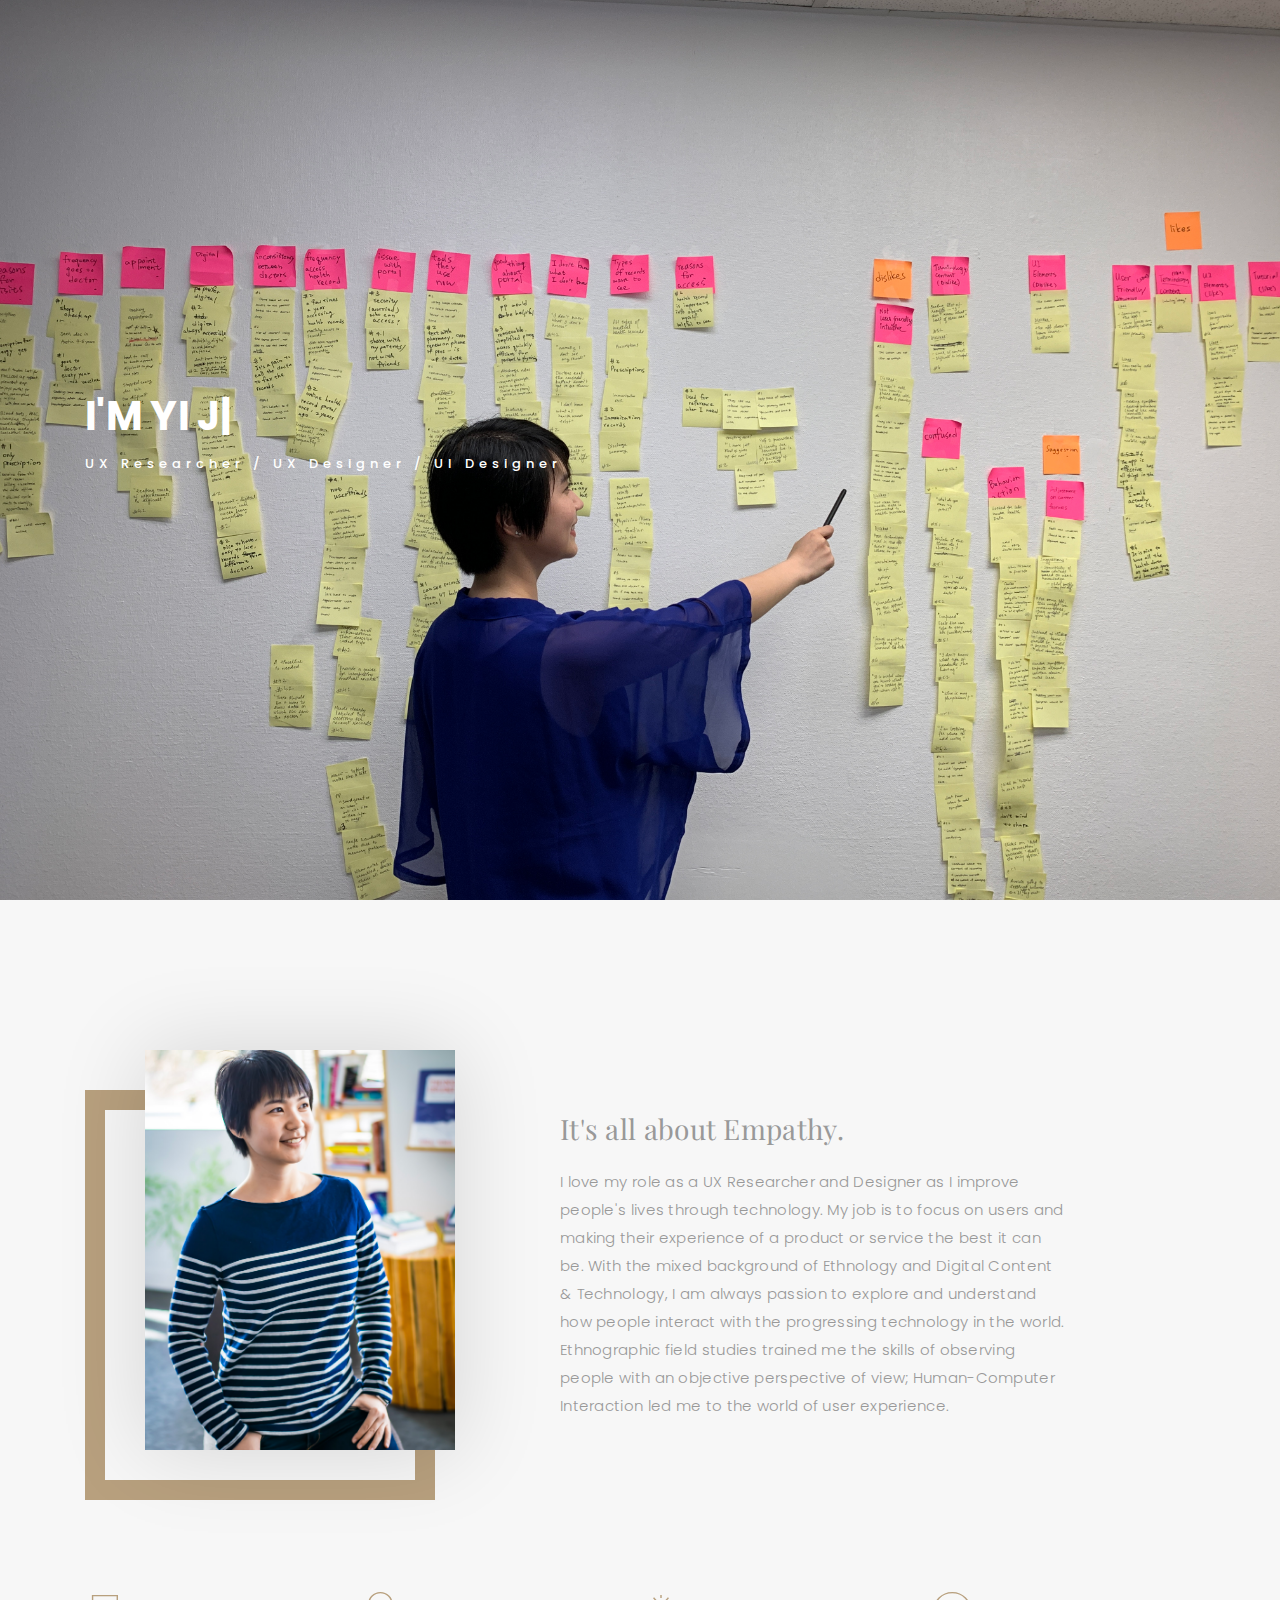
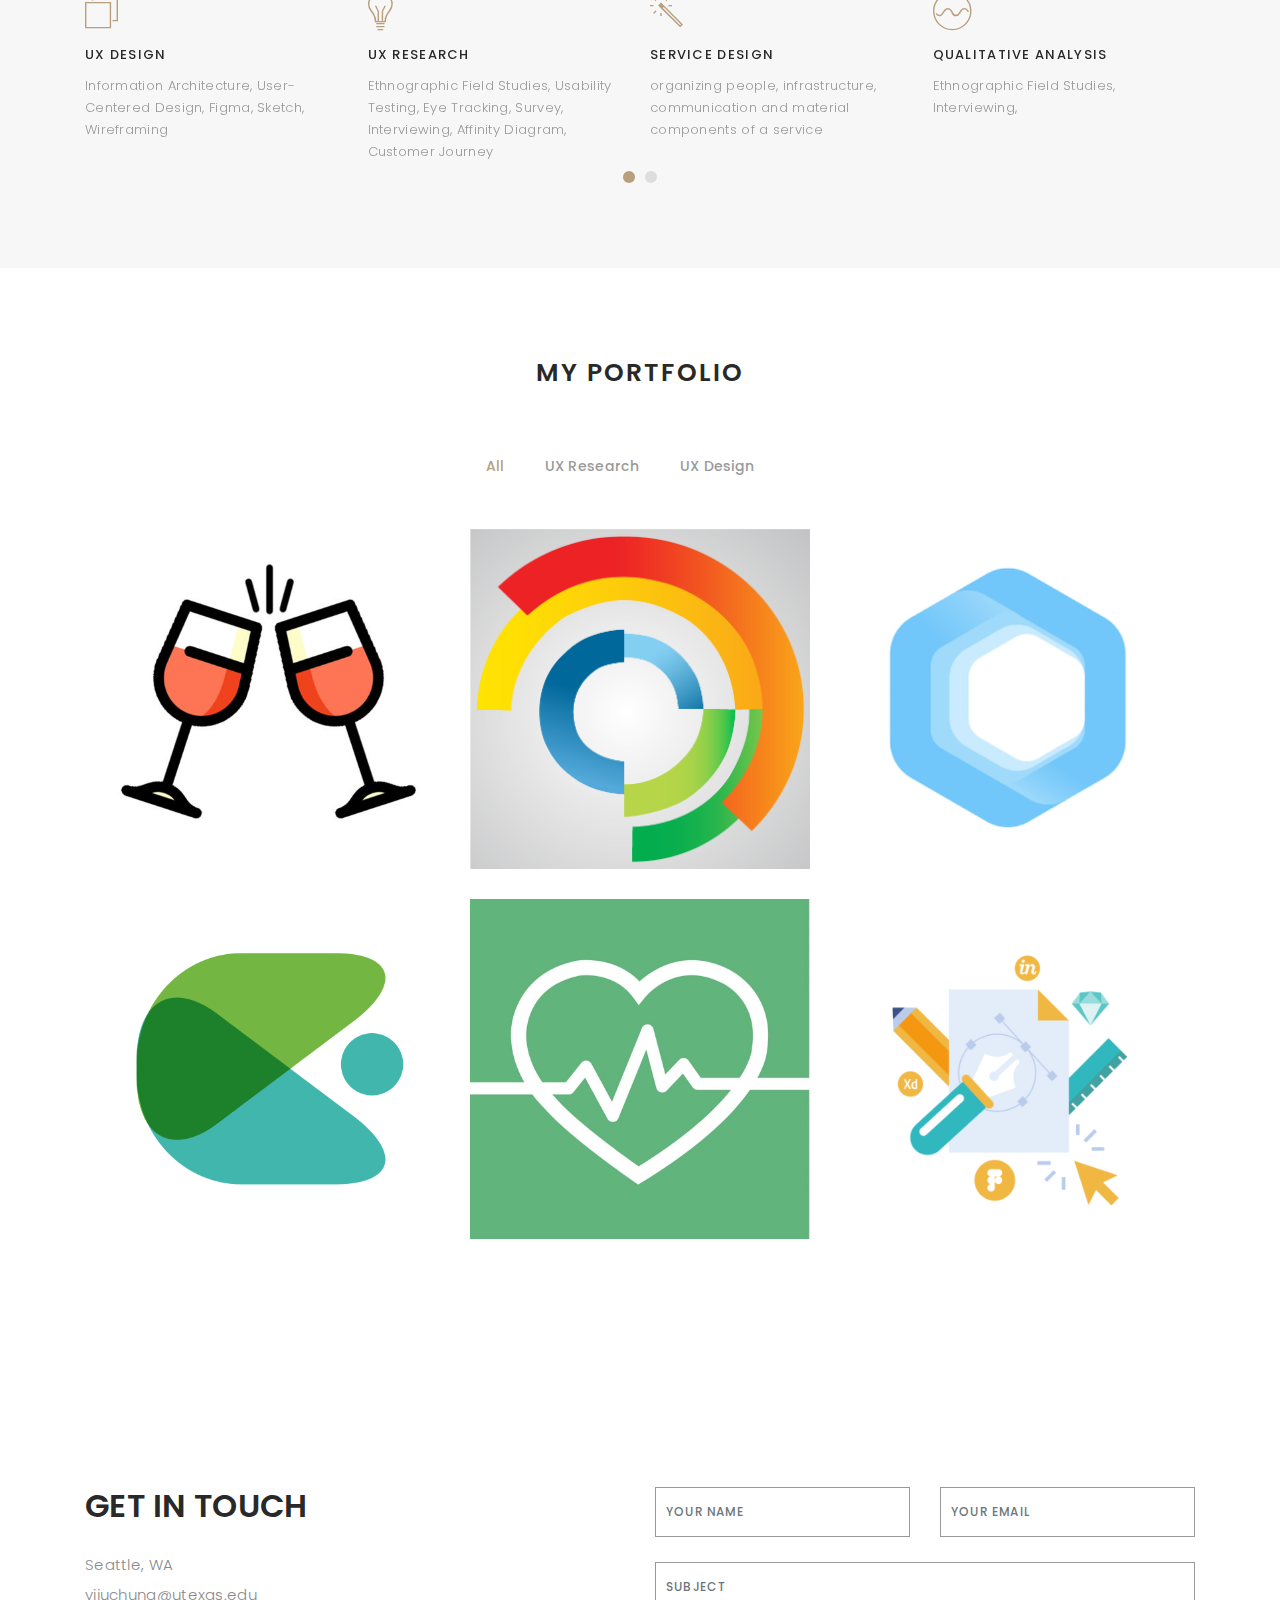
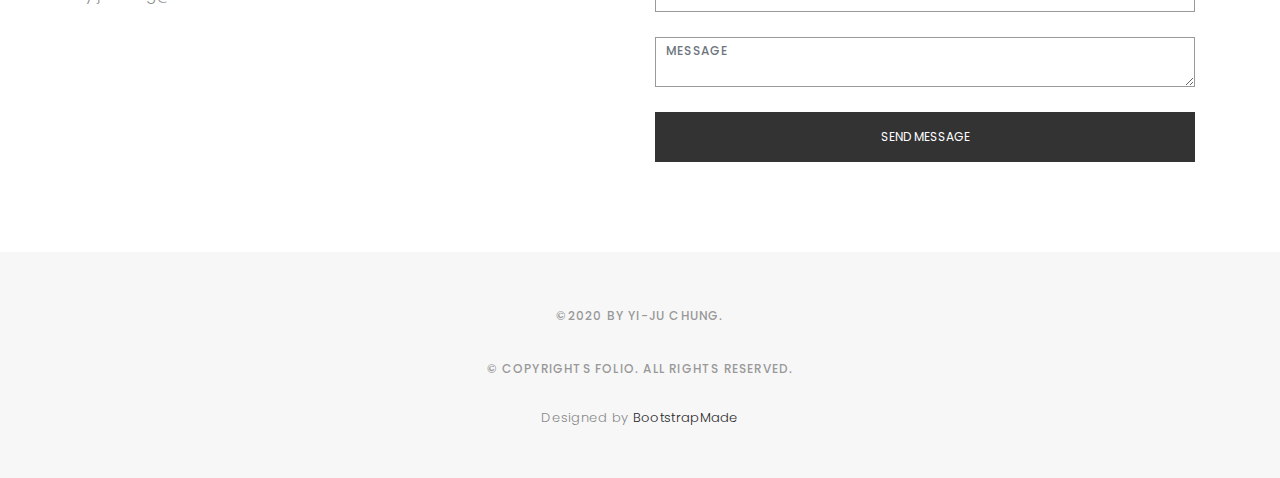
<file: index.html>
<!DOCTYPE html>
<html lang="en">

<head>
  <!-- meta -->
  <meta charset="utf-8">
  <meta content="width=device-width, initial-scale=1.0" name="viewport">

  <title>Yi Ju Chung_UX</title>
  <meta content="" name="keywords">
  <meta content="" name="description">

  <!-- Google Fonts -->
  <link href="https://fonts.googleapis.com/css?family=Poppins:300,300i,400,400i,500,500i,600,600i,700,700i|Playfair+Display:400,400i,700,700i,900,900i" rel="stylesheet">

  <!-- Bootstrap CSS File -->
  <link href="lib/bootstrap/css/bootstrap.min.css" rel="stylesheet">

  <!-- Libraries CSS Files -->
  <link href="lib/ionicons/css/ionicons.min.css" rel="stylesheet">
  <link href="lib/owlcarousel/assets/owl.carousel.min.css" rel="stylesheet">
  <link href="lib/magnific-popup/magnific-popup.css" rel="stylesheet">
  <link href="lib/hover/hover.min.css" rel="stylesheet">

  <!-- Main Stylesheet File -->
  <link href="css/style.css" rel="stylesheet">

  <!-- Responsive css -->
  <link href="css/responsive.css" rel="stylesheet">

  <!-- Favicon -->
  <link rel="shortcut icon" href="images/favicon.png">

  <!-- =======================================================
    Theme Name: Folio
    Theme URL: https://bootstrapmade.com/folio-bootstrap-portfolio-template/
    Author: BootstrapMade.com
    Author URL: https://bootstrapmade.com
  ======================================================= -->
</head>

<body>

  <!-- start section navbar -->
  <nav id="main-nav">
    <div class="row">
      <div class="container">

       <!--  <div class="logo">
          <a href="index.html"><img src="images/logo_yiju.png" alt="logo"></a>
        </div> -->

        <div class="responsive"><i data-icon="m" class="ion-navicon-round"></i></div>

        <ul class="nav-menu list-unstyled">
          <li><a href="#header" class="smoothScroll">Home</a></li>
          <li><a href="#about" class="smoothScroll">About</a></li>
          <li><a href="#portfolio" class="smoothScroll">Portfolio</a></li>
          <li><a href="#contact" class="smoothScroll">Contact</a></li>
        </ul>

      </div>
    </div>
  </nav>
  <!-- End section navbar -->


  <!-- start section header -->
  <div id="header" class="home">

    <div class="container">
      <div class="header-content">
        <h1>I'm <span class="typed"></span></h1>
        <p>UX Researcher / UX Designer / UI Designer</p>
<!-- 
        <ul class="list-unstyled list-social">
          <li><a href="#"><i class="ion-social-facebook"></i></a></li>
          <li><a href="#"><i class="ion-social-twitter"></i></a></li>
          <li><a href="#"><i class="ion-social-instagram"></i></a></li>
          <li><a href="#"><i class="ion-social-googleplus"></i></a></li>
          <li><a href="#"><i class="ion-social-tumblr"></i></a></li>
          <li><a href="#"><i class="ion-social-dribbble"></i></a></li>

        </ul> -->
      </div>
    </div>
  </div>
  <!-- End section header -->


  <!-- start section about us -->
  <div id="about" class="paddsection">
    <div class="container">
      <div class="row justify-content-between">

        <div class="col-lg-4 ">
          <div class="div-img-bg">
            <div class="about-img">
              <img src="images/headshot2.jpeg" class="img-responsive" alt="me">
            </div>
          </div>
        </div>

        <div class="col-lg-7">
          <div class="about-descr">

            <p class="p-heading"> It's all about Empathy.</p>
            <p class="separator">I love my role as a UX Researcher and Designer as I improve people's lives through technology. My job is to focus on users and making their experience of a product or service the best it can be. With the mixed background of Ethnology and Digital Content & Technology, I am always passion to explore and understand how people interact with the progressing technology in the world. Ethnographic field studies trained me the skills of observing people with an objective perspective of view; Human-Computer Interaction led me to the world of user experience. </p>

          </div>

        </div>
      </div>
    </div>
  </div>
  <!-- end section about us -->


  <!-- start section services -->
  <div id="services">
    <div class="container">

        <div class="services-carousel owl-theme">

          <div class="services-block">

            <i class="ion-ios-browsers-outline"></i>
            <span>UX DESIGN</span>
            <p class="separator">Information Architecture, User-Centered Design, Figma, Sketch, Wireframing </p>

          </div>

          <div class="services-block">

            <i class="ion-ios-lightbulb-outline"></i>
            <span>UX RESEARCH</span>
            <p class="separator">Ethnographic Field Studies, Usability Testing, Eye Tracking, Survey, Interviewing, Affinity Diagram, Customer Journey</p>

          </div>

          <div class="services-block">

            <i class="ion-ios-color-wand-outline"></i>
            <span>SERVICE DESIGN</span>
            <p class="separator">organizing people, infrastructure, communication and material components of a service</p>

          </div>

          <div class="services-block">

            <i class="ion-ios-analytics-outline"></i>
            <span>QUALITATIVE ANALYSIS</span>
            <p class="separator">Ethnographic Field Studies, Interviewing, </p>

          </div>

          <div class="services-block">

            <i class="ion-ios-camera-outline"></i>
            <span>PROTOTYPING</span>
            <p class="separator">Figma, Invision </p>

          </div>

        </div>

    </div>

  </div>
  <!-- end section services -->


  <!-- start section portfolio -->
  <div id="portfolio" class="text-center paddsection">

    <div class="container">
      <div class="section-title text-center">
        <h2>My Portfolio</h2>
      </div>
    </div>

    <div class="container">
      <div class="row">
        <div class="col-md-12">

          <div class="portfolio-list">

            <ul class="nav list-unstyled" id="portfolio-flters">
              <li class="filter filter-active" data-filter=".all">all</li>
              <li class="filter" data-filter=".uxresearch">UX Research</li>
              <li class="filter" data-filter=".uxdesign">UX Design</li>
<!--               <li class="filter" data-filter=".hciresearch">HCI Research</li>
 --><!--               <li class="filter" data-filter=".webdesign">web design</li>
              <li class="filter" data-filter=".photography">photography</li> -->
            </ul>

          </div>

          <div class="portfolio-container">

            <div class="col-lg-4 col-md-6 portfolio-thumbnail all uxresearch">
                <a href="https://www.violetachung.com/partido" target="_blank"><img src="images/portfolio/partido.jpg" class="img-responsive" alt="img"></a>
            </div>

            <div class="col-lg-4 col-md-6 portfolio-thumbnail all uxdesign">
              <a href="https://www.violetachung.com/proximity-learning" target="_blank"><img src="images/portfolio/proximitylearninglogo.png" class="img-responsive" alt="img"></a>
            </div>

            <div class="col-lg-4 col-md-6 portfolio-thumbnail all uxresearch uxdesign">
              <!-- <a href="blog-single_p3.html"> --><img src="images/portfolio/wormpex.png" class="img-responsive" alt="img"></a>
            </div>

            <div class="col-lg-4 col-md-6 portfolio-thumbnail all uxresearch uxdesign">
              <!-- <a class="popup-img" href="images/portfolio/4.jpg">
                <img src="images/portfolio/4.jpg" alt="img">
              </a> -->
              <a href="https://www.figma.com/proto/nqnsqGy2vXXBGjsjJyGATx/Gardenio?node-id=62%3A106&scaling=contain" target="_blank"><img src="images/portfolio/gardenio.png" class="img-responsive" alt="img"></a>
            </div>

            <div class="col-lg-4 col-md-6 portfolio-thumbnail all uxresearch">
              <!-- <a class="popup-img" href="images/portfolio/5.jpg">
                <img src="images/portfolio/5.jpg" alt="img">
              </a> -->
              <a href="https://www.figma.com/proto/Qa9ARo6Fc4oIKl7mOVGd2Gxz/AkuteHealth2?node-id=243%3A707&scaling=contain" target="_blank"><img src="images/portfolio/akutehealth.jpg" class="img-responsive" alt="img"></a>
            </div>

            <div class="col-lg-4 col-md-6 portfolio-thumbnail all uxdesign">
              <!-- <a class="popup-img" href="images/portfolio/6.jpg">
                <img src="images/portfolio/6.jpg" alt="img">
              </a> -->
               <!-- <a href="blog-single_p6.html"> --><img src="images/portfolio/designchallenge.png" class="img-responsive" alt="img"></a>
            </div>

          </div>
        </div>
      </div>
    </div>

  </div>
  <!-- End section portfolio -->


  <!-- start section journal -->
 <!--  <div id="journal" class="text-left paddsection">

    <div class="container">
      <div class="section-title text-center">
        <h2>journal</h2>
      </div>
    </div>

    <div class="container">
      <div class="journal-block">
        <div class="row">

          <div class="col-lg-4 col-md-6">
            <div class="journal-info">

              <a href="blog-single.html"><img src="images/blog-post-1.jpg" class="img-responsive" alt="img"></a>

              <div class="journal-txt">

                <h4><a href="blog-single.html">SO LETS MAKE THE MOST IS BEAUTIFUL</a></h4>
                <p class="separator">To an English person, it will seem like simplified English
                </p>

              </div>

            </div>
          </div>

          <div class="col-lg-4 col-md-6">
            <div class="journal-info">

              <a href="blog-single.html"><img src="images/blog-post-2.jpg" class="img-responsive" alt="img"></a>

              <div class="journal-txt">

                <h4><a href="#blog-single.html">WE'RE GONA MAKE DREAMS COMES</a></h4>
                <p class="separator">To an English person, it will seem like simplified English
                </p>

              </div>

            </div>
          </div>

          <div class="col-lg-4 col-md-6">
            <div class="journal-info">

              <a href="blog-single.html"><img src="images/blog-post-3.jpg" class="img-responsive" alt="img"></a>

              <div class="journal-txt">

                <h4><a href="blog-single.html">NEW LIFE CIVILIZATIONS TO BOLDLY</a></h4>
                <p class="separator">To an English person, it will seem like simplified English
                </p>

              </div>

            </div>
          </div>

        </div>
      </div>
    </div>

  </div> -->
  <!-- End section journal -->


  <!-- start sectoion contact -->
  <div id="contact" class="paddsection">
    <div class="container">
      <div class="contact-block1">
        <div class="row">

          <div class="col-lg-6">
            <div class="contact-contact">

              <h2 class="mb-30">GET IN TOUCH</h2>

              <ul class="contact-details">
                <li><span>Seattle, WA</span></li>
                <li><span>yijuchung@utexas.edu</span></li>
              </ul>

            </div>
          </div>

          <div class="col-lg-6">
            <form action="" method="post" role="form" class="contactForm">
              <div class="row">

                <div id="sendmessage">Your message has been sent. Thank you!</div>
                <div id="errormessage"></div>

                <div class="col-lg-6">
                  <div class="form-group contact-block1">
                    <input type="text" name="name" class="form-control" id="name" placeholder="Your Name" data-rule="minlen:4" data-msg="Please enter at least 4 chars" />
                    <div class="validation"></div>
                  </div>
                </div>

                <div class="col-lg-6">
                  <div class="form-group">
                    <input type="email" class="form-control" name="email" id="email" placeholder="Your Email" data-rule="email" data-msg="Please enter a valid email" />
                    <div class="validation"></div>
                  </div>
                </div>

                <div class="col-lg-12">
                  <div class="form-group">
                    <input type="text" class="form-control" name="subject" id="subject" placeholder="Subject" data-rule="minlen:4" data-msg="Please enter at least 8 chars of subject" />
                    <div class="validation"></div>
                  </div>
                </div>

                <div class="col-lg-12">
                  <div class="form-group">
                    <textarea class="form-control" name="message" rows="12" data-rule="required" data-msg="Please write something for us" placeholder="Message"></textarea>
                    <div class="validation"></div>
                  </div>
                </div>

                <div class="col-lg-12">
                  <input type="submit" class="btn btn-defeault btn-send" value="Send message">
                </div>

              </div>
            </form>
          </div>
        </div>
      </div>
    </div>
  </div>
  <!-- start sectoion contact -->


  <!-- start section footer -->
  <div id="footer" class="text-center">
    <div class="container">
      <div class="socials-media text-center">

        <!-- <ul class="list-unstyled">
          <li><a href="#"><i class="ion-social-facebook"></i></a></li>
          <li><a href="#"><i class="ion-social-twitter"></i></a></li>
          <li><a href="#"><i class="ion-social-instagram"></i></a></li>
          <li><a href="#"><i class="ion-social-googleplus"></i></a></li>
          <li><a href="#"><i class="ion-social-tumblr"></i></a></li>
          <li><a href="#"><i class="ion-social-dribbble"></i></a></li>
        </ul>
 -->
      </div>
      <p>©2020 by Yi-Ju Chung.</p>
      <p>&copy; Copyrights Folio. All rights reserved.</p>

      <div class="credits">
        <!--
          All the links in the footer should remain intact.
          You can delete the links only if you purchased the pro version.
          Licensing information: https://bootstrapmade.com/license/
          Purchase the pro version with working PHP/AJAX contact form: https://bootstrapmade.com/buy/?theme=Folio
        -->
        Designed by <a href="https://bootstrapmade.com/">BootstrapMade</a>
      </div>

    </div>
  </div>
  <!-- End section footer -->

  <!-- JavaScript Libraries -->
  <script src="lib/jquery/jquery.min.js"></script>
  <script src="lib/jquery/jquery-migrate.min.js"></script>
  <script src="lib/bootstrap/js/bootstrap.bundle.min.js"></script>
  <script src="lib/typed/typed.js"></script>
  <script src="lib/owlcarousel/owl.carousel.min.js"></script>
  <script src="lib/magnific-popup/magnific-popup.min.js"></script>
  <script src="lib/isotope/isotope.pkgd.min.js"></script>

  <!-- Contact Form JavaScript File -->
  <script src="contactform/contactform.js"></script>

  <!-- Template Main Javascript File -->
  <script src="js/main.js"></script>

</body>

</html>
</file>
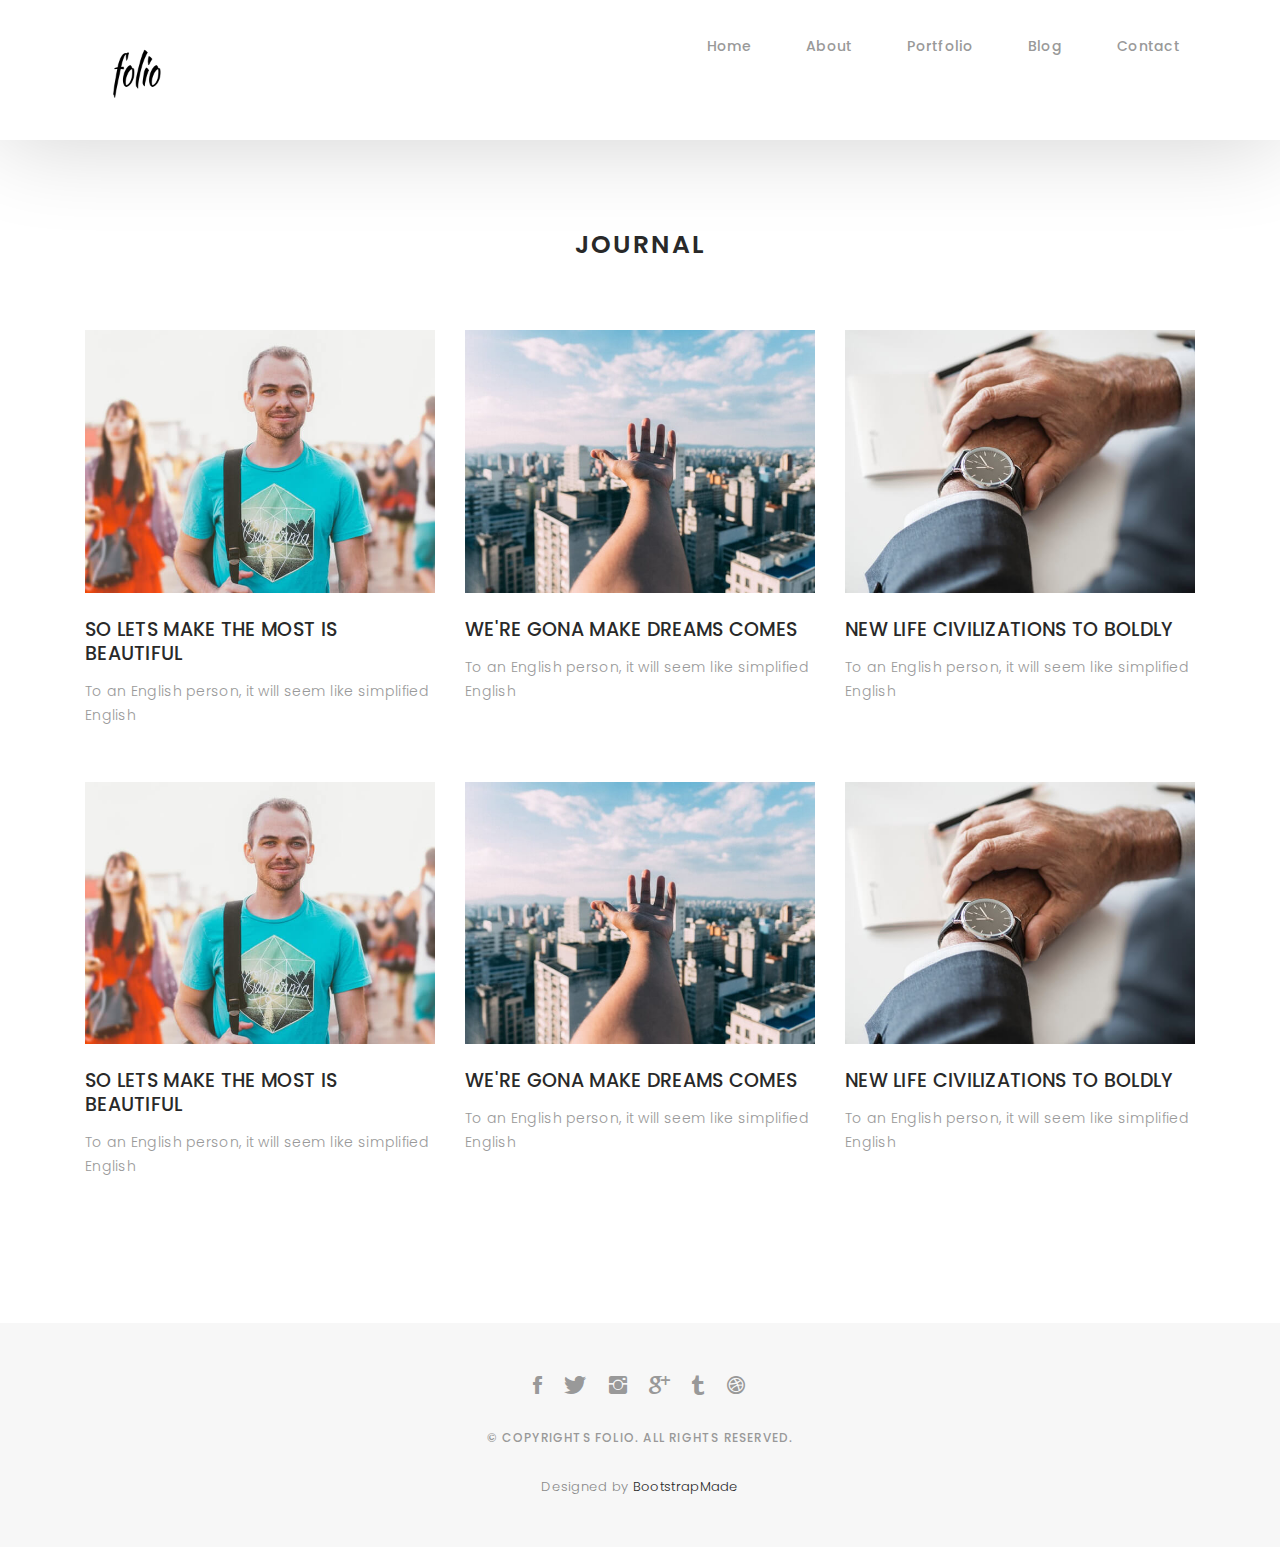
<file: blog-grid.html>
<!DOCTYPE html>
<html lang="en">

<head>
  <!-- meta -->
  <meta charset="utf-8">
  <meta content="width=device-width, initial-scale=1.0" name="viewport">

  <title>Folio - Blog Grid</title>
  <meta content="" name="keywords">
  <meta content="" name="description">

  <!-- Google Fonts -->
  <link href="https://fonts.googleapis.com/css?family=Poppins:300,300i,400,400i,500,500i,600,600i,700,700i|Playfair+Display:400,400i,700,700i,900,900i" rel="stylesheet">

  <!-- Bootstrap CSS File -->
  <link href="lib/bootstrap/css/bootstrap.min.css" rel="stylesheet">

  <!-- Libraries CSS Files -->
  <link href="lib/ionicons/css/ionicons.min.css" rel="stylesheet">
  <link href="lib/owlcarousel/assets/owl.carousel.min.css" rel="stylesheet">
  <link href="lib/magnific-popup/magnific-popup.css" rel="stylesheet">
  <link href="lib/hover/hover.min.css" rel="stylesheet">

  <!-- Blog Stylesheet File -->
  <link href="css/blog.css" rel="stylesheet">

  <!-- Main Stylesheet File -->
  <link href="css/style.css" rel="stylesheet">

  <!-- Responsive css -->
  <link href="css/responsive.css" rel="stylesheet">

  <!-- Favicon -->
  <link rel="shortcut icon" href="images/favicon.png">

  <!-- =======================================================
    Theme Name: Folio
    Theme URL: https://bootstrapmade.com/folio-bootstrap-portfolio-template/
    Author: BootstrapMade.com
    Author URL: https://bootstrapmade.com
  ======================================================= -->
</head>

<body>

  <!-- start section navbar -->
  <nav id="main-nav-subpage" class="subpage-nav">
    <div class="row">
      <div class="container">

        <div class="logo">
          <a href="index.html"><img src="images/logo.png" alt="logo"></a>
        </div>

        <div class="responsive"><i data-icon="m" class="ion-navicon-round"></i></div>

        <ul class="nav-menu list-unstyled">
          <li><a href="#homee" class="smoothScroll">Home</a></li>
          <li><a href="#about" class="smoothScroll">About</a></li>
          <li><a href="#portfolio" class="smoothScroll">Portfolio</a></li>
          <li><a href="#blog" class="smoothScroll">Blog</a></li>
          <li><a href="#contact" class="smoothScroll">Contact</a></li>
        </ul>

      </div>
    </div>
  </nav>
  <!-- End section navbar -->

  <!-- start section journal -->
  <div id="journal-blog" class="text-left  paddsections">

    <div class="container">
      <div class="section-title text-center">
        <h2>journal</h2>
      </div>
    </div>

    <div class="container">
      <div class="journal-block">
        <div class="row">

          <div class="col-lg-4 col-md-6">
            <div class="journal-info mb-30">

              <a href="blog-single.html"><img src="images/blog-post-1.jpg" class="img-responsive" alt="img"></a>

              <div class="journal-txt">

                <h4><a href="blog-single.html">SO LETS MAKE THE MOST IS BEAUTIFUL</a></h4>
                <p class="separator">To an English person, it will seem like simplified English
                </p>

              </div>

            </div>
          </div>

          <div class="col-lg-4 col-md-6">
            <div class="journal-info mb-30">

              <a href="blog-single.html"><img src="images/blog-post-2.jpg" class="img-responsive" alt="img"></a>

              <div class="journal-txt">

                <h4><a href="blog-single.html">WE'RE GONA MAKE DREAMS COMES</a></h4>
                <p class="separator">To an English person, it will seem like simplified English
                </p>

              </div>

            </div>
          </div>

          <div class="col-lg-4 col-md-6">
            <div class="journal-info mb-30">

              <a href="blog-single.html"><img src="images/blog-post-3.jpg" class="img-responsive" alt="img"></a>

              <div class="journal-txt">

                <h4><a href="blog-single.html">NEW LIFE CIVILIZATIONS TO BOLDLY</a></h4>
                <p class="separator">To an English person, it will seem like simplified English
                </p>

              </div>

            </div>
          </div>

          <div class="col-lg-4 col-md-6">
            <div class="journal-info mb-30">

              <a href="blog-single.html"><img src="images/blog-post-1.jpg" class="img-responsive" alt="img"></a>

              <div class="journal-txt">

                <h4><a href="blog-single.html">SO LETS MAKE THE MOST IS BEAUTIFUL</a></h4>
                <p class="separator">To an English person, it will seem like simplified English
                </p>

              </div>

            </div>
          </div>

          <div class="col-lg-4 col-md-6">
            <div class="journal-info mb-30">

              <a href="blog-single.html"><img src="images/blog-post-2.jpg" class="img-responsive" alt="img"></a>

              <div class="journal-txt">

                <h4><a href="blog-single.html">WE'RE GONA MAKE DREAMS COMES</a></h4>
                <p class="separator">To an English person, it will seem like simplified English
                </p>

              </div>

            </div>
          </div>

          <div class="col-lg-4 col-md-6">
            <div class="journal-info mb-30">

              <a href="blog-single.html"><img src="images/blog-post-3.jpg" class="img-responsive" alt="img"></a>

              <div class="journal-txt">

                <h4><a href="blog-single.html">NEW LIFE CIVILIZATIONS TO BOLDLY</a></h4>
                <p class="separator">To an English person, it will seem like simplified English
                </p>

              </div>

            </div>
          </div>

        </div>
      </div>
    </div>
  </div>
  <!-- End section journal -->


  <!-- start section footer -->
  <div id="footer" class="text-center">
    <div class="container">
      <div class="socials-media text-center">

        <ul class="list-unstyled">
          <li><a href="#"><i class="ion-social-facebook"></i></a></li>
          <li><a href="#"><i class="ion-social-twitter"></i></a></li>
          <li><a href="#"><i class="ion-social-instagram"></i></a></li>
          <li><a href="#"><i class="ion-social-googleplus"></i></a></li>
          <li><a href="#"><i class="ion-social-tumblr"></i></a></li>
          <li><a href="#"><i class="ion-social-dribbble"></i></a></li>
        </ul>

      </div>

      <p>&copy; Copyrights Folio. All rights reserved.</p>

      <div class="credits">
        <!--
          All the links in the footer should remain intact.
          You can delete the links only if you purchased the pro version.
          Licensing information: https://bootstrapmade.com/license/
          Purchase the pro version with working PHP/AJAX contact form: https://bootstrapmade.com/buy/?theme=Folio
        -->
        Designed by <a href="https://bootstrapmade.com/">BootstrapMade</a>
      </div>

    </div>
  </div>
  <!-- End section footer -->

  <!-- JavaScript Libraries -->
  <script src="lib/jquery/jquery.min.js"></script>
  <script src="lib/jquery/jquery-migrate.min.js"></script>
  <script src="lib/bootstrap/js/bootstrap.bundle.min.js"></script>
  <script src="lib/typed/typed.js"></script>
  <script src="lib/owlcarousel/owl.carousel.min.js"></script>
  <script src="lib/magnific-popup/magnific-popup.min.js"></script>
  <script src="lib/isotope/isotope.pkgd.min.js"></script>

  <!-- Contact Form JavaScript File -->
  <script src="contactform/contactform.js"></script>

  <!-- Template Main Javascript File -->
  <script src="js/main.js"></script>

</body>

</html>
</file>
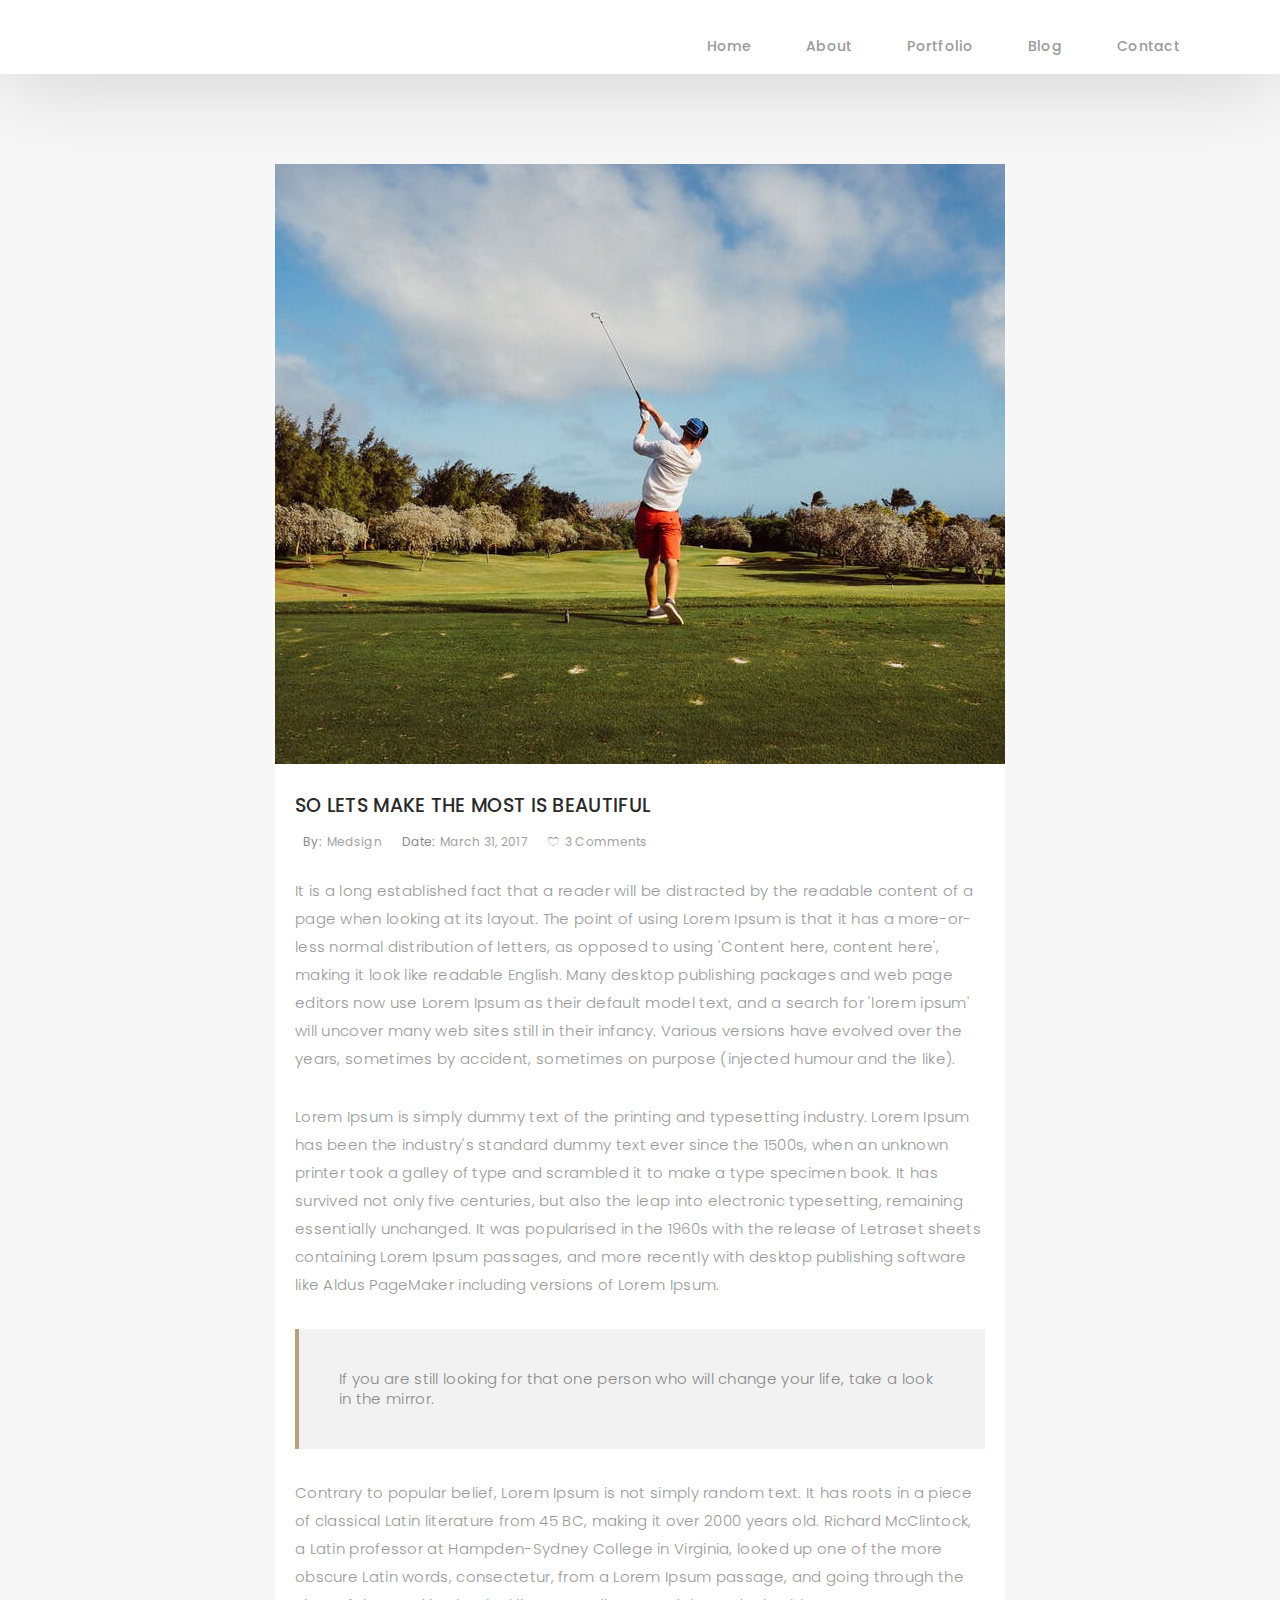
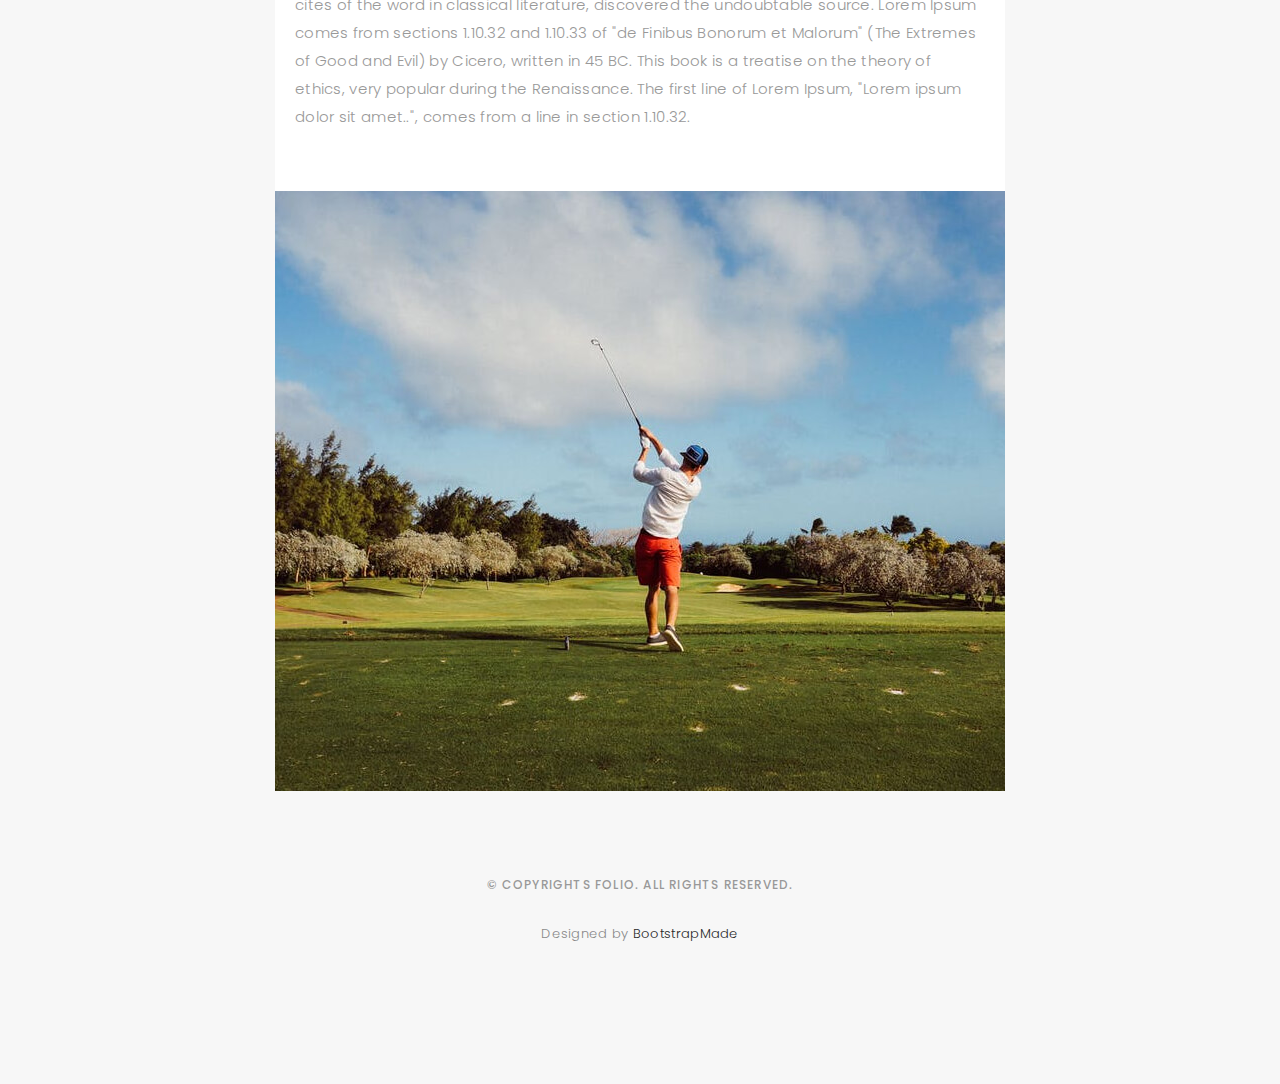
<file: blog-single.html>
<!DOCTYPE html>
<html lang="en">

<head>
  <!-- meta -->
  <meta charset="utf-8">
  <meta content="width=device-width, initial-scale=1.0" name="viewport">

  <title>Folio - Blog Singlee</title>
  <meta content="" name="keywords">
  <meta content="" name="description">

  <!-- Google Fonts -->
  <link href="https://fonts.googleapis.com/css?family=Poppins:300,300i,400,400i,500,500i,600,600i,700,700i|Playfair+Display:400,400i,700,700i,900,900i" rel="stylesheet">

  <!-- Bootstrap CSS File -->
  <link href="lib/bootstrap/css/bootstrap.min.css" rel="stylesheet">

  <!-- Libraries CSS Files -->
  <link href="lib/ionicons/css/ionicons.min.css" rel="stylesheet">
  <link href="lib/owlcarousel/assets/owl.carousel.min.css" rel="stylesheet">
  <link href="lib/magnific-popup/magnific-popup.css" rel="stylesheet">
  <link href="lib/hover/hover.min.css" rel="stylesheet">

  <!-- Blog Stylesheet File -->
  <link href="css/blog.css" rel="stylesheet">

  <!-- Main Stylesheet File -->
  <link href="css/style.css" rel="stylesheet">

  <!-- Responsive css -->
  <link href="css/responsive.css" rel="stylesheet">

  <!-- Favicon -->
  <link rel="shortcut icon" href="images/favicon.png">

  <!-- =======================================================
    Theme Name: Folio
    Theme URL: https://bootstrapmade.com/folio-bootstrap-portfolio-template/
    Author: BootstrapMade.com
    Author URL: https://bootstrapmade.com
  ======================================================= -->
</head>

<body>

  <!-- start section navbar -->
  <nav id="main-nav-subpage" class="subpage-nav">
    <div class="row">
      <div class="container">

        <!-- <div class="logo">
          <a href="index.html"><img src="images/logo.png" alt="logo"></a>
        </div> -->

        <div class="responsive"><i data-icon="m" class="ion-navicon-round"></i></div>

        <ul class="nav-menu list-unstyled">
          <li><a href="#homee" class="smoothScroll">Home</a></li>
          <li><a href="#about" class="smoothScroll">About</a></li>
          <li><a href="#portfolio" class="smoothScroll">Portfolio</a></li>
          <li><a href="#blog" class="smoothScroll">Blog</a></li>
          <li><a href="#contact" class="smoothScroll">Contact</a></li>
        </ul>
      </div>
    </div>
  </nav>
  <!-- End section navbar -->
  <!-- start section main content -->
  <div class="main-content paddsection">
    <div class="container">
      <div class="row justify-content-center">
        <div class="col-md-8 col-md-offset-2">
          <div class="row">
            <div class="container-main single-main">
              <div class="col-md-12">
                <div class="block-main mb-30">
                  <img src="images/blog-post-big.jpg" class="img-responsive" alt="reviews2">
                  <div class="content-main single-post padDiv">
                    <div class="journal-txt">
                      <h4><a href="#">SO LETS MAKE THE MOST IS BEAUTIFUL</a></h4>
                    </div>
                    <div class="post-meta">
                      <ul class="list-unstyled mb-0">
                        <li class="author">by:<a href="#">medsign</a></li>
                        <li class="date">date:<a href="#">March 31, 2017</a></li>
                        <li class="commont"><i class="ion-ios-heart-outline"></i><a href="#">3 Comments</a></li>
                      </ul>
                    </div>
                    <p class="mb-30">It is a long established fact that a reader will be distracted by the readable content of a page when looking at its layout. The point of using Lorem Ipsum is that it has a more-or-less normal distribution of letters, as opposed to
                      using 'Content here, content here', making it look like readable English. Many desktop publishing packages and web page editors now use Lorem Ipsum as their default model text, and a search for 'lorem ipsum' will uncover many web
                      sites still in their infancy. Various versions have evolved over the years, sometimes by accident, sometimes on purpose (injected humour and the like).</p>
                    <p class="mb-30">Lorem Ipsum is simply dummy text of the printing and typesetting industry. Lorem Ipsum has been the industry's standard dummy text ever since the 1500s, when an unknown printer took a galley of type and scrambled it to make a type
                      specimen book. It has survived not only five centuries, but also the leap into electronic typesetting, remaining essentially unchanged. It was popularised in the 1960s with the release of Letraset sheets containing Lorem Ipsum passages,
                      and more recently with desktop publishing software like Aldus PageMaker including versions of Lorem Ipsum.</p>
                    <blockquote>If you are still looking for that one person who will change your life, take a look in the mirror.</blockquote>
                    <p class="mb-30">Contrary to popular belief, Lorem Ipsum is not simply random text. It has roots in a piece of classical Latin literature from 45 BC, making it over 2000 years old. Richard McClintock, a Latin professor at Hampden-Sydney College in
                      Virginia, looked up one of the more obscure Latin words, consectetur, from a Lorem Ipsum passage, and going through the cites of the word in classical literature, discovered the undoubtable source. Lorem Ipsum comes from sections
                      1.10.32 and 1.10.33 of "de Finibus Bonorum et Malorum" (The Extremes of Good and Evil) by Cicero, written in 45 BC. This book is a treatise on the theory of ethics, very popular during the Renaissance. The first line of Lorem Ipsum,
                      "Lorem ipsum dolor sit amet..", comes from a line in section 1.10.32.</p>

                  </div>
                  <img src="images/blog-post-big.jpg" class="img-responsive" alt="reviews2">
                </div>
              </div>
             <!--  <div class="col-md-12">
                <div class="comments text-left padDiv mb-30">
                  <div class="entry-comments">
                    <h6 class="mb-30">4 comments</h6>
                    <ul class="entry-comments-list list-unstyled">
                      <li>
                        <div class="entry-comments-item">
                          <img src="images/avatar.jpg" class="entry-comments-avatar" alt="">
                          <div class="entry-comments-body">
                            <span class="entry-comments-author">Sommer Christian</span>
                            <span><a href="#">fev 14, 2018 at 12:48 pm</a></span>
                            <p class="mb-10">Lorem ipsum dolor sit amet, consectetur adipiscing elit. Nunc quam justo, ullamcorper tincidunt pellentesque in, condimentum ut enim. Aenean at pharetra diam, quis vulputate urna. </p>
                            <a class="rep" href="#">Reply</a>
                          </div>
                        </div>
                        <ul class="entry-comments-reply list-unstyled">
                          <li>
                            <div class="entry-comments-item">
                              <img src="images/avatar.jpg" class="entry-comments-avatar" alt="">
                              <div class="entry-comments-body">
                                <span class="entry-comments-author">Sara Smith</span>
                                <span><a href="#">fev 14, 2018 at 12:51 pm</a></span>
                                <p class="mb-10">Lorem ipsum dolor sit amet, consectetur adipiscing elit. Nunc quam justo, ullamcorper tincidunt pellentesque in, condimentum ut enim. Aenean at pharetra diam, quis vulputate urna.</p>
                                <a class="rep" href="#">Reply</a>
                              </div>
                            </div>
                          </li>
                        </ul>
                      </li>
                      <li>
                        <div class="entry-comments-item">
                          <img src="images/avatar.jpg" class="entry-comments-avatar" alt="">
                          <div class="entry-comments-body">
                            <span class="entry-comments-author">Andrew Lupkin</span>
                            <span><a href="#">fev 14, 2018 at 12:55 pm</a></span>
                            <p class="mb-10">Lorem ipsum dolor sit amet, consectetur adipiscing elit. Nunc quam justo, ullamcorper tincidunt pellentesque in, condimentum ut enim. Aenean at pharetra diam, quis vulputate urna. </p>
                            <a class="rep" href="#">Reply</a>
                          </div>
                        </div>
                      </li>
                    </ul>
                  </div>
                </div>
              </div>
              <div class="col-lg-12">
                <div class="cmt padDiv">
                  <form id="comment-form" method="post" action="" role="form">
                    <div class="row">
                        <div class="col-lg-6">
                          <div class="form-group">
                            <input id="form_name" type="text" name="name" class="form-control" placeholder="Name *" required="required">
                          </div>
                        </div>
                        <div class="col-lg-6">
                          <div class="form-group">
                            <input id="form_email" type="email" name="email" class="form-control" placeholder="email *" required="required">
                          </div>
                        </div>
                        <div class="col-md-12">
                          <div class="form-group">
                            <input id="form_name" type="text" name="website" class="form-control" placeholder="Website">
                          </div>
                        </div>
                        <div class="col-lg-12">
                          <div class="form-group">
                            <textarea id="form_message" name="message" class="form-control" placeholder="Message *" style="height: 200px;" required="required"></textarea>
                          </div>
                        </div>
                        <div class="col-lg-12">
                          <input type="submit" class="btn btn-defeault btn-send" value="Send message">
                        </div>
                    </div>
                  </form>
                </div>
              </div>
            </div>
          </div>
        </div>
      </div>
    </div>
  </div> -->
  <!--  </div> -->
  <!-- start section main content -->

  <!-- start section footer -->
  <div id="footer" class="text-center">
    <div class="container">
      <div class="socials-media text-center">

        <!-- <ul class="list-unstyled">
          <li><a href="#"><i class="ion-social-facebook"></i></a></li>
          <li><a href="#"><i class="ion-social-twitter"></i></a></li>
          <li><a href="#"><i class="ion-social-instagram"></i></a></li>
          <li><a href="#"><i class="ion-social-googleplus"></i></a></li>
          <li><a href="#"><i class="ion-social-tumblr"></i></a></li>
          <li><a href="#"><i class="ion-social-dribbble"></i></a></li>
        </ul> -->

      </div>

      <p>&copy; Copyrights Folio. All rights reserved.</p>

      <div class="credits">
        <!--
          All the links in the footer should remain intact.
          You can delete the links only if you purchased the pro version.
          Licensing information: https://bootstrapmade.com/license/
          Purchase the pro version with working PHP/AJAX contact form: https://bootstrapmade.com/buy/?theme=Folio
        -->
        Designed by <a href="https://bootstrapmade.com/">BootstrapMade</a>
      </div>

    </div>
  </div>
  <!-- End section footer -->

  <!-- JavaScript Libraries -->
  <script src="lib/jquery/jquery.min.js"></script>
  <script src="lib/jquery/jquery-migrate.min.js"></script>
  <script src="lib/bootstrap/js/bootstrap.bundle.min.js"></script>
  <script src="lib/typed/typed.js"></script>
  <script src="lib/owlcarousel/owl.carousel.min.js"></script>
  <script src="lib/magnific-popup/magnific-popup.min.js"></script>
  <script src="lib/isotope/isotope.pkgd.min.js"></script>

  <!-- Contact Form JavaScript File -->
  <script src="contactform/contactform.js"></script>

  <!-- Template Main Javascript File -->
  <script src="js/main.js"></script>

</body>

</html>
</file>
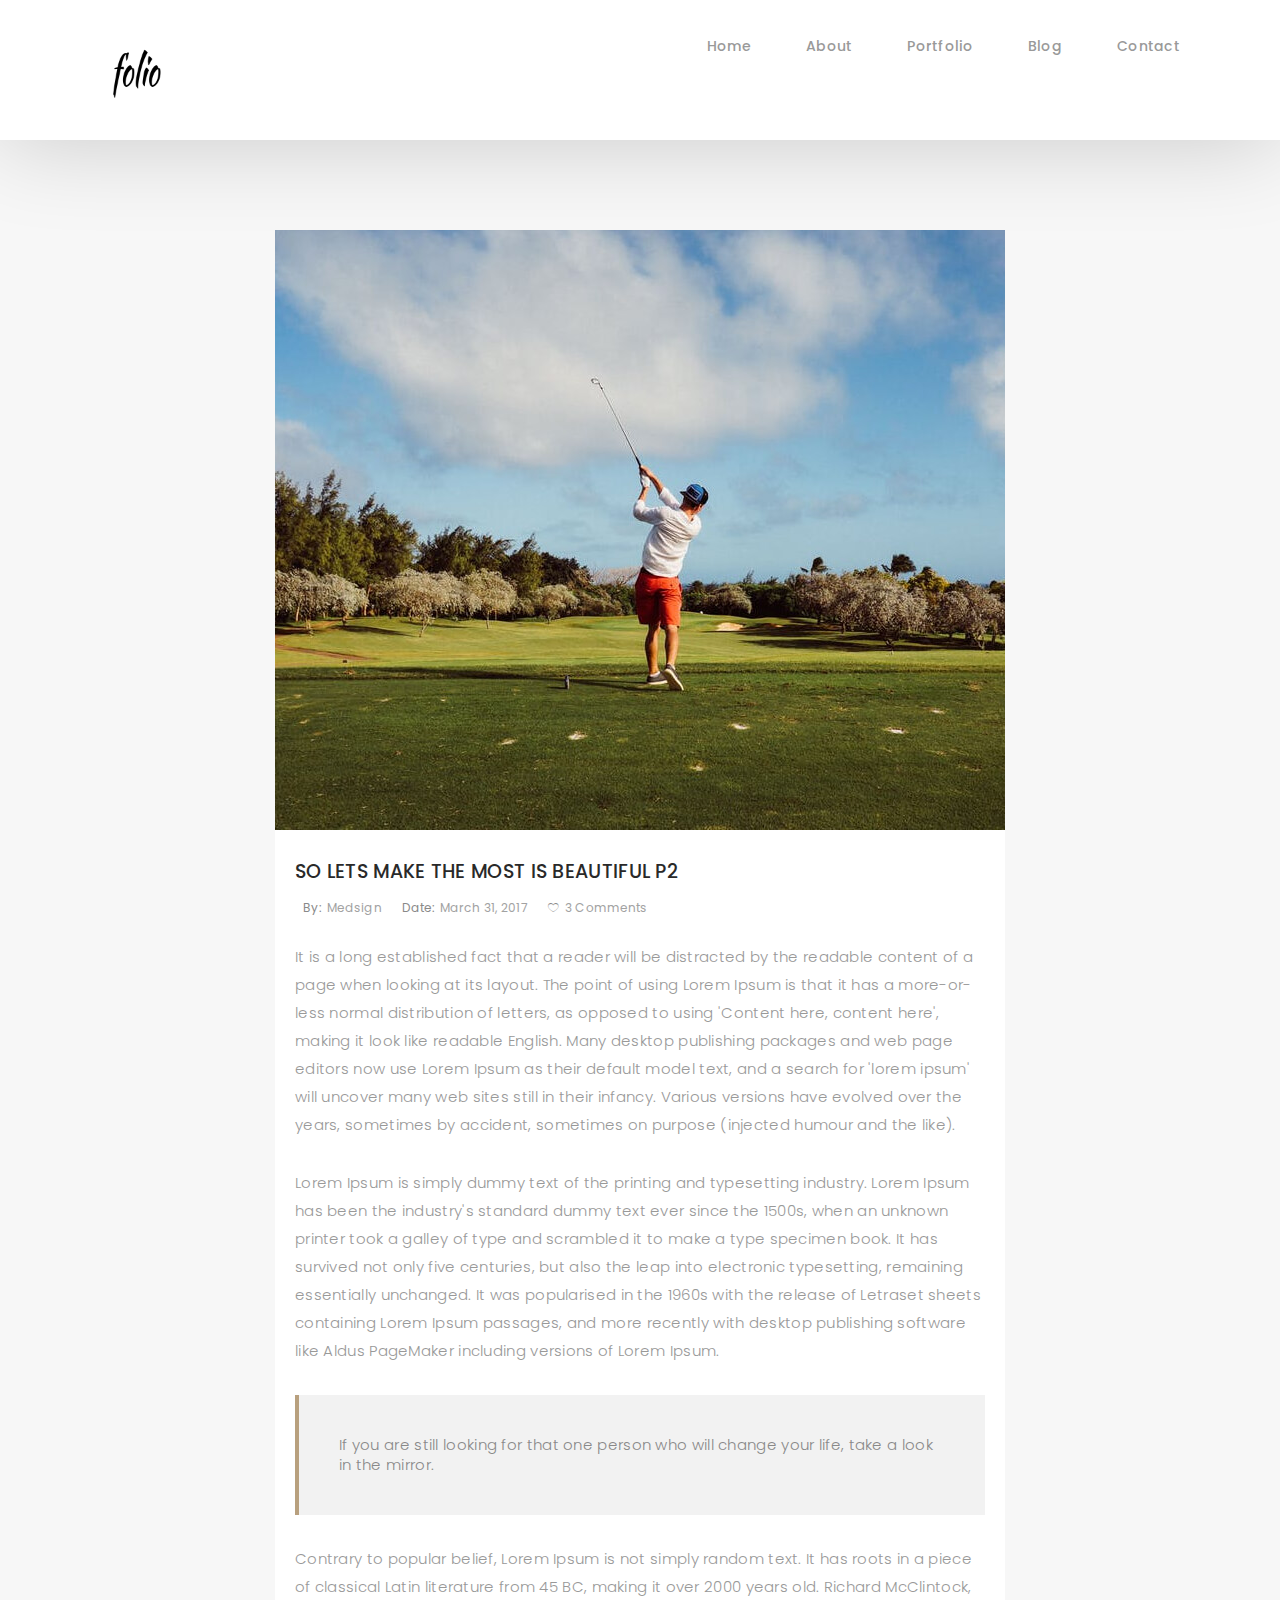
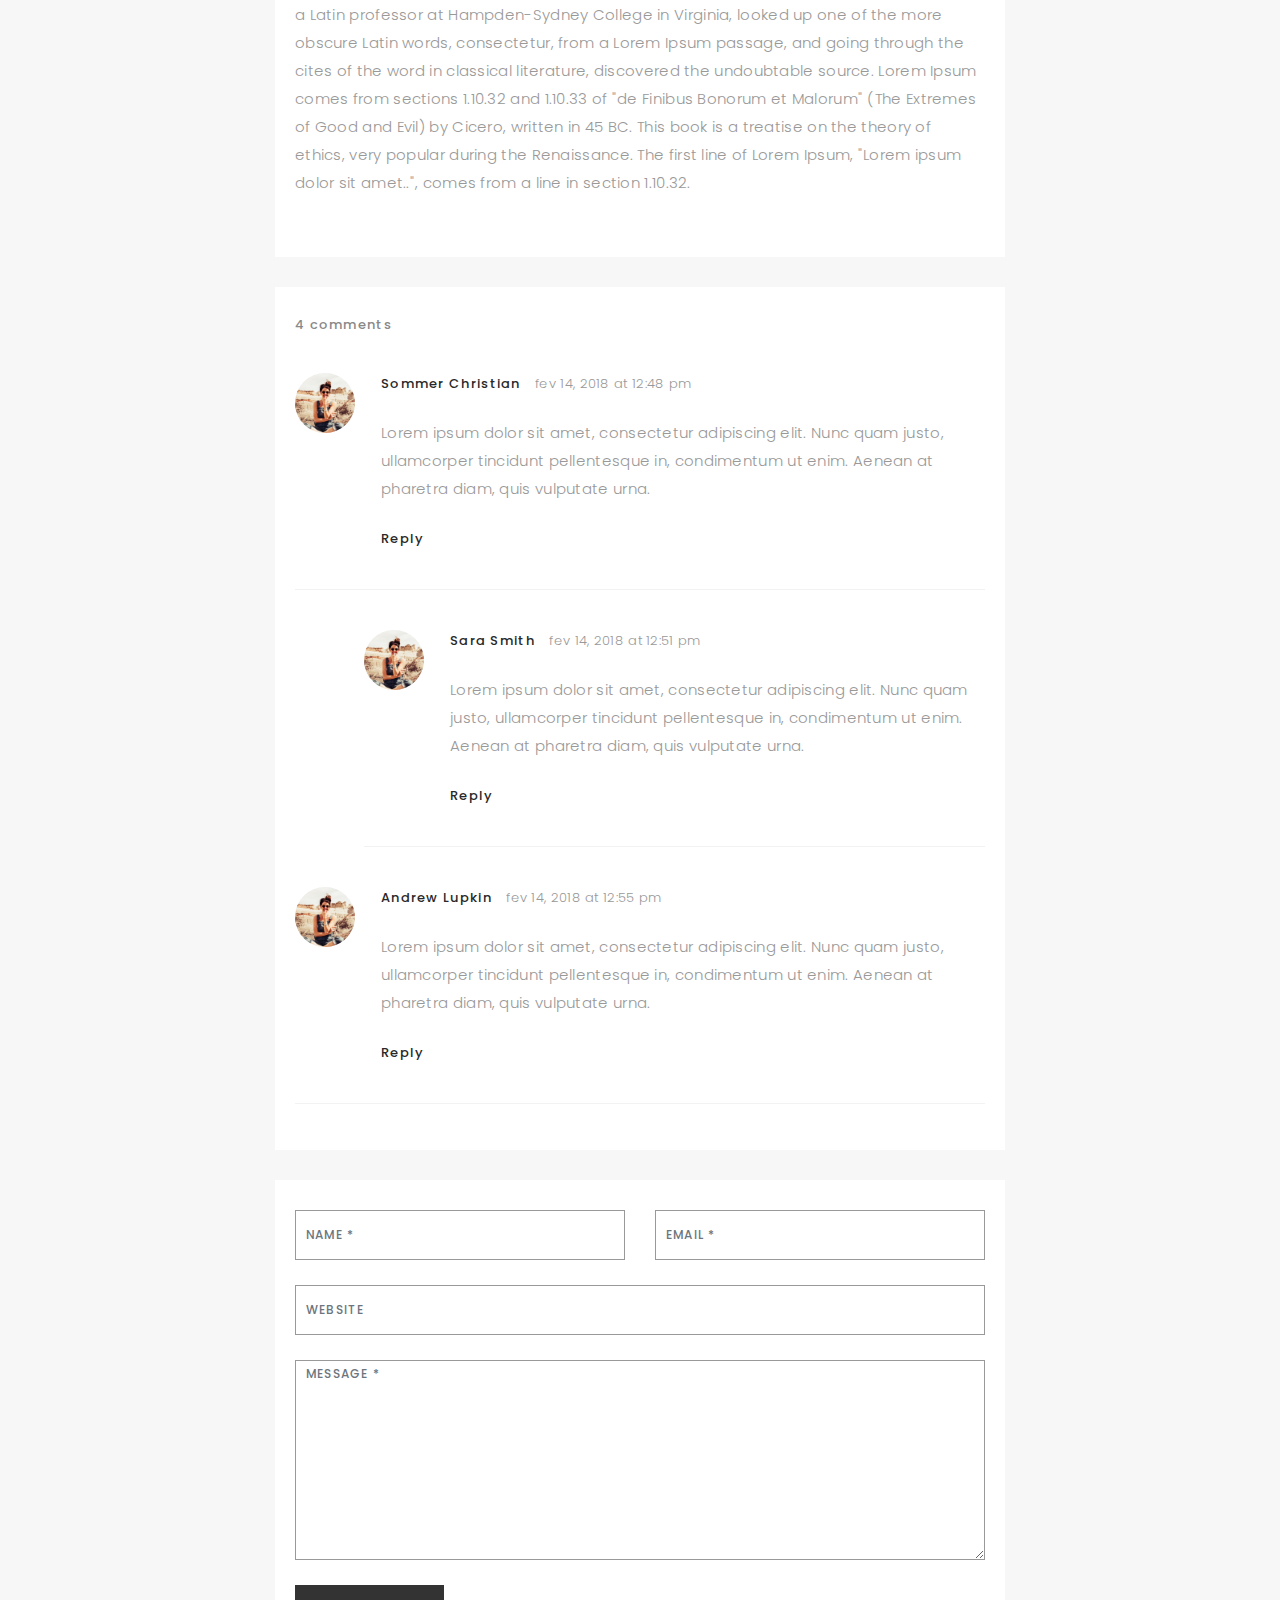
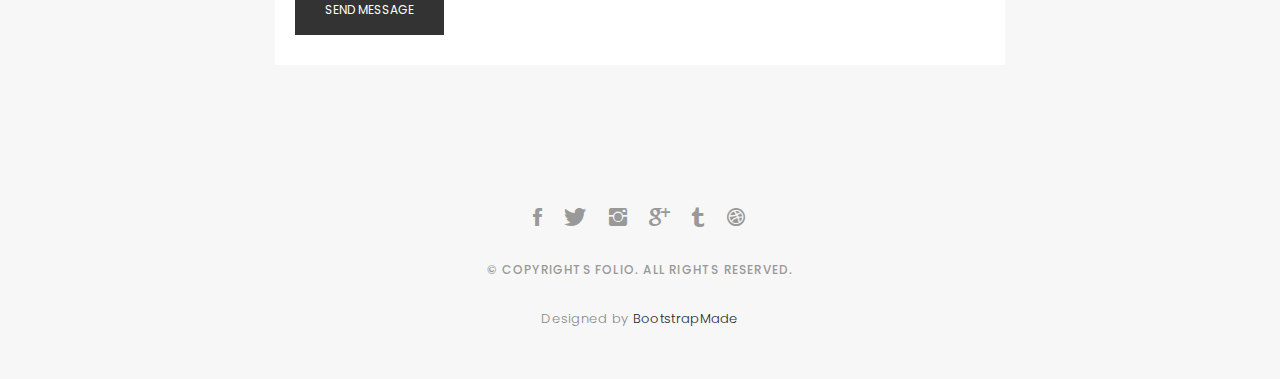
<file: blog-single_p2.html>
<!DOCTYPE html>
<html lang="en">

<head>
  <!-- meta -->
  <meta charset="utf-8">
  <meta content="width=device-width, initial-scale=1.0" name="viewport">

  <title>Folio - Blog Singlee</title>
  <meta content="" name="keywords">
  <meta content="" name="description">

  <!-- Google Fonts -->
  <link href="https://fonts.googleapis.com/css?family=Poppins:300,300i,400,400i,500,500i,600,600i,700,700i|Playfair+Display:400,400i,700,700i,900,900i" rel="stylesheet">

  <!-- Bootstrap CSS File -->
  <link href="lib/bootstrap/css/bootstrap.min.css" rel="stylesheet">

  <!-- Libraries CSS Files -->
  <link href="lib/ionicons/css/ionicons.min.css" rel="stylesheet">
  <link href="lib/owlcarousel/assets/owl.carousel.min.css" rel="stylesheet">
  <link href="lib/magnific-popup/magnific-popup.css" rel="stylesheet">
  <link href="lib/hover/hover.min.css" rel="stylesheet">

  <!-- Blog Stylesheet File -->
  <link href="css/blog.css" rel="stylesheet">

  <!-- Main Stylesheet File -->
  <link href="css/style.css" rel="stylesheet">

  <!-- Responsive css -->
  <link href="css/responsive.css" rel="stylesheet">

  <!-- Favicon -->
  <link rel="shortcut icon" href="images/favicon.png">

  <!-- =======================================================
    Theme Name: Folio
    Theme URL: https://bootstrapmade.com/folio-bootstrap-portfolio-template/
    Author: BootstrapMade.com
    Author URL: https://bootstrapmade.com
  ======================================================= -->
</head>

<body>

  <!-- start section navbar -->
  <nav id="main-nav-subpage" class="subpage-nav">
    <div class="row">
      <div class="container">

        <div class="logo">
          <a href="index.html"><img src="images/logo.png" alt="logo"></a>
        </div>

        <div class="responsive"><i data-icon="m" class="ion-navicon-round"></i></div>

        <ul class="nav-menu list-unstyled">
          <li><a href="#homee" class="smoothScroll">Home</a></li>
          <li><a href="#about" class="smoothScroll">About</a></li>
          <li><a href="#portfolio" class="smoothScroll">Portfolio</a></li>
          <li><a href="#blog" class="smoothScroll">Blog</a></li>
          <li><a href="#contact" class="smoothScroll">Contact</a></li>
        </ul>
      </div>
    </div>
  </nav>
  <!-- End section navbar -->
  <!-- start section main content -->
  <div class="main-content paddsection">
    <div class="container">
      <div class="row justify-content-center">
        <div class="col-md-8 col-md-offset-2">
          <div class="row">
            <div class="container-main single-main">
              <div class="col-md-12">
                <div class="block-main mb-30">
                  <img src="images/blog-post-big.jpg" class="img-responsive" alt="reviews2">
                  <div class="content-main single-post padDiv">
                    <div class="journal-txt">
                      <h4><a href="#">SO LETS MAKE THE MOST IS BEAUTIFUL P2</a></h4>
                    </div>
                    <div class="post-meta">
                      <ul class="list-unstyled mb-0">
                        <li class="author">by:<a href="#">medsign</a></li>
                        <li class="date">date:<a href="#">March 31, 2017</a></li>
                        <li class="commont"><i class="ion-ios-heart-outline"></i><a href="#">3 Comments</a></li>
                      </ul>
                    </div>
                    <p class="mb-30">It is a long established fact that a reader will be distracted by the readable content of a page when looking at its layout. The point of using Lorem Ipsum is that it has a more-or-less normal distribution of letters, as opposed to
                      using 'Content here, content here', making it look like readable English. Many desktop publishing packages and web page editors now use Lorem Ipsum as their default model text, and a search for 'lorem ipsum' will uncover many web
                      sites still in their infancy. Various versions have evolved over the years, sometimes by accident, sometimes on purpose (injected humour and the like).</p>
                    <p class="mb-30">Lorem Ipsum is simply dummy text of the printing and typesetting industry. Lorem Ipsum has been the industry's standard dummy text ever since the 1500s, when an unknown printer took a galley of type and scrambled it to make a type
                      specimen book. It has survived not only five centuries, but also the leap into electronic typesetting, remaining essentially unchanged. It was popularised in the 1960s with the release of Letraset sheets containing Lorem Ipsum passages,
                      and more recently with desktop publishing software like Aldus PageMaker including versions of Lorem Ipsum.</p>
                    <blockquote>If you are still looking for that one person who will change your life, take a look in the mirror.</blockquote>
                    <p class="mb-30">Contrary to popular belief, Lorem Ipsum is not simply random text. It has roots in a piece of classical Latin literature from 45 BC, making it over 2000 years old. Richard McClintock, a Latin professor at Hampden-Sydney College in
                      Virginia, looked up one of the more obscure Latin words, consectetur, from a Lorem Ipsum passage, and going through the cites of the word in classical literature, discovered the undoubtable source. Lorem Ipsum comes from sections
                      1.10.32 and 1.10.33 of "de Finibus Bonorum et Malorum" (The Extremes of Good and Evil) by Cicero, written in 45 BC. This book is a treatise on the theory of ethics, very popular during the Renaissance. The first line of Lorem Ipsum,
                      "Lorem ipsum dolor sit amet..", comes from a line in section 1.10.32.</p>
                  </div>
                </div>
              </div>
              <div class="col-md-12">
                <div class="comments text-left padDiv mb-30">
                  <div class="entry-comments">
                    <h6 class="mb-30">4 comments</h6>
                    <ul class="entry-comments-list list-unstyled">
                      <li>
                        <div class="entry-comments-item">
                          <img src="images/avatar.jpg" class="entry-comments-avatar" alt="">
                          <div class="entry-comments-body">
                            <span class="entry-comments-author">Sommer Christian</span>
                            <span><a href="#">fev 14, 2018 at 12:48 pm</a></span>
                            <p class="mb-10">Lorem ipsum dolor sit amet, consectetur adipiscing elit. Nunc quam justo, ullamcorper tincidunt pellentesque in, condimentum ut enim. Aenean at pharetra diam, quis vulputate urna. </p>
                            <a class="rep" href="#">Reply</a>
                          </div>
                        </div>
                        <ul class="entry-comments-reply list-unstyled">
                          <li>
                            <div class="entry-comments-item">
                              <img src="images/avatar.jpg" class="entry-comments-avatar" alt="">
                              <div class="entry-comments-body">
                                <span class="entry-comments-author">Sara Smith</span>
                                <span><a href="#">fev 14, 2018 at 12:51 pm</a></span>
                                <p class="mb-10">Lorem ipsum dolor sit amet, consectetur adipiscing elit. Nunc quam justo, ullamcorper tincidunt pellentesque in, condimentum ut enim. Aenean at pharetra diam, quis vulputate urna.</p>
                                <a class="rep" href="#">Reply</a>
                              </div>
                            </div>
                          </li>
                        </ul>
                      </li>
                      <li>
                        <div class="entry-comments-item">
                          <img src="images/avatar.jpg" class="entry-comments-avatar" alt="">
                          <div class="entry-comments-body">
                            <span class="entry-comments-author">Andrew Lupkin</span>
                            <span><a href="#">fev 14, 2018 at 12:55 pm</a></span>
                            <p class="mb-10">Lorem ipsum dolor sit amet, consectetur adipiscing elit. Nunc quam justo, ullamcorper tincidunt pellentesque in, condimentum ut enim. Aenean at pharetra diam, quis vulputate urna. </p>
                            <a class="rep" href="#">Reply</a>
                          </div>
                        </div>
                      </li>
                    </ul>
                  </div>
                </div>
              </div>
              <div class="col-lg-12">
                <div class="cmt padDiv">
                  <form id="comment-form" method="post" action="" role="form">
                    <div class="row">
                        <div class="col-lg-6">
                          <div class="form-group">
                            <input id="form_name" type="text" name="name" class="form-control" placeholder="Name *" required="required">
                          </div>
                        </div>
                        <div class="col-lg-6">
                          <div class="form-group">
                            <input id="form_email" type="email" name="email" class="form-control" placeholder="email *" required="required">
                          </div>
                        </div>
                        <div class="col-md-12">
                          <div class="form-group">
                            <input id="form_name" type="text" name="website" class="form-control" placeholder="Website">
                          </div>
                        </div>
                        <div class="col-lg-12">
                          <div class="form-group">
                            <textarea id="form_message" name="message" class="form-control" placeholder="Message *" style="height: 200px;" required="required"></textarea>
                          </div>
                        </div>
                        <div class="col-lg-12">
                          <input type="submit" class="btn btn-defeault btn-send" value="Send message">
                        </div>
                    </div>
                  </form>
                </div>
              </div>
            </div>
          </div>
        </div>
      </div>
    </div>
  </div>
  <!--  </div> -->
  <!-- start section main content -->

  <!-- start section footer -->
  <div id="footer" class="text-center">
    <div class="container">
      <div class="socials-media text-center">

        <ul class="list-unstyled">
          <li><a href="#"><i class="ion-social-facebook"></i></a></li>
          <li><a href="#"><i class="ion-social-twitter"></i></a></li>
          <li><a href="#"><i class="ion-social-instagram"></i></a></li>
          <li><a href="#"><i class="ion-social-googleplus"></i></a></li>
          <li><a href="#"><i class="ion-social-tumblr"></i></a></li>
          <li><a href="#"><i class="ion-social-dribbble"></i></a></li>
        </ul>

      </div>

      <p>&copy; Copyrights Folio. All rights reserved.</p>

      <div class="credits">
        <!--
          All the links in the footer should remain intact.
          You can delete the links only if you purchased the pro version.
          Licensing information: https://bootstrapmade.com/license/
          Purchase the pro version with working PHP/AJAX contact form: https://bootstrapmade.com/buy/?theme=Folio
        -->
        Designed by <a href="https://bootstrapmade.com/">BootstrapMade</a>
      </div>

    </div>
  </div>
  <!-- End section footer -->

  <!-- JavaScript Libraries -->
  <script src="lib/jquery/jquery.min.js"></script>
  <script src="lib/jquery/jquery-migrate.min.js"></script>
  <script src="lib/bootstrap/js/bootstrap.bundle.min.js"></script>
  <script src="lib/typed/typed.js"></script>
  <script src="lib/owlcarousel/owl.carousel.min.js"></script>
  <script src="lib/magnific-popup/magnific-popup.min.js"></script>
  <script src="lib/isotope/isotope.pkgd.min.js"></script>

  <!-- Contact Form JavaScript File -->
  <script src="contactform/contactform.js"></script>

  <!-- Template Main Javascript File -->
  <script src="js/main.js"></script>

</body>

</html>
</file>
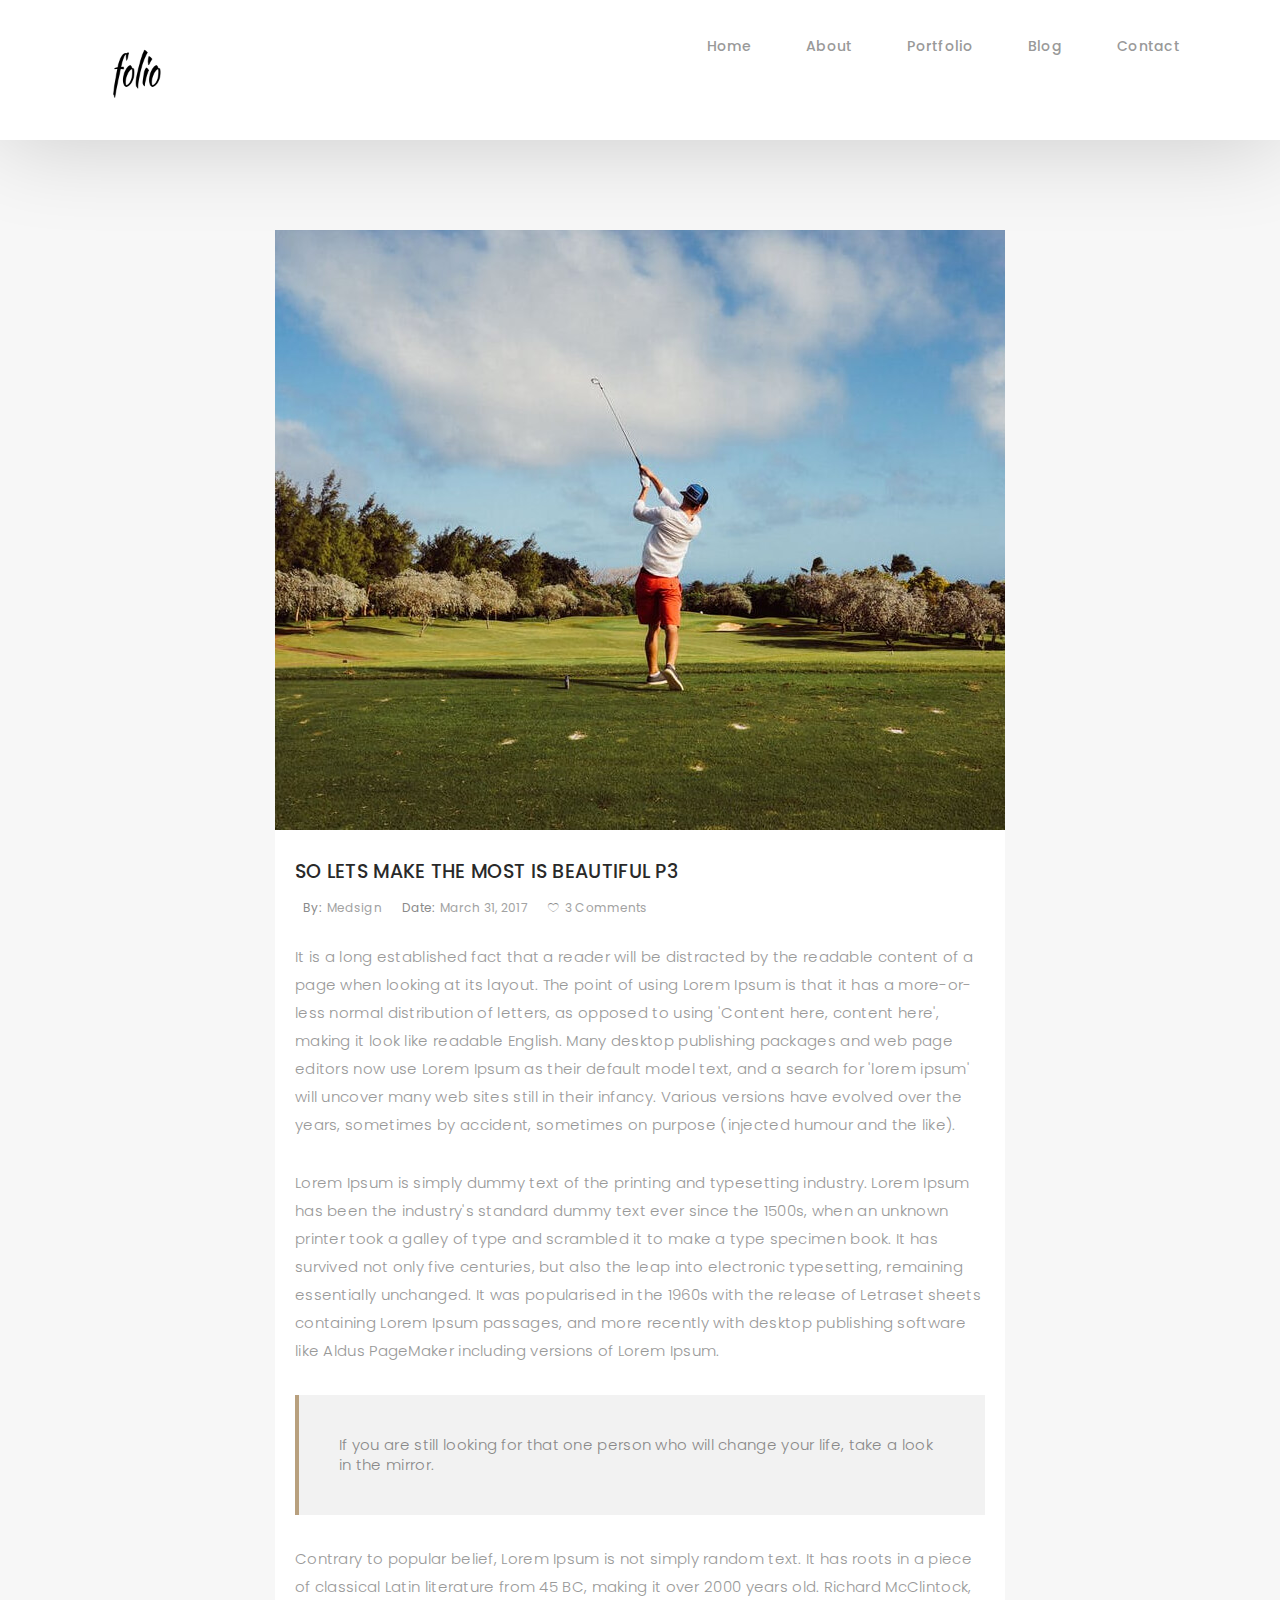
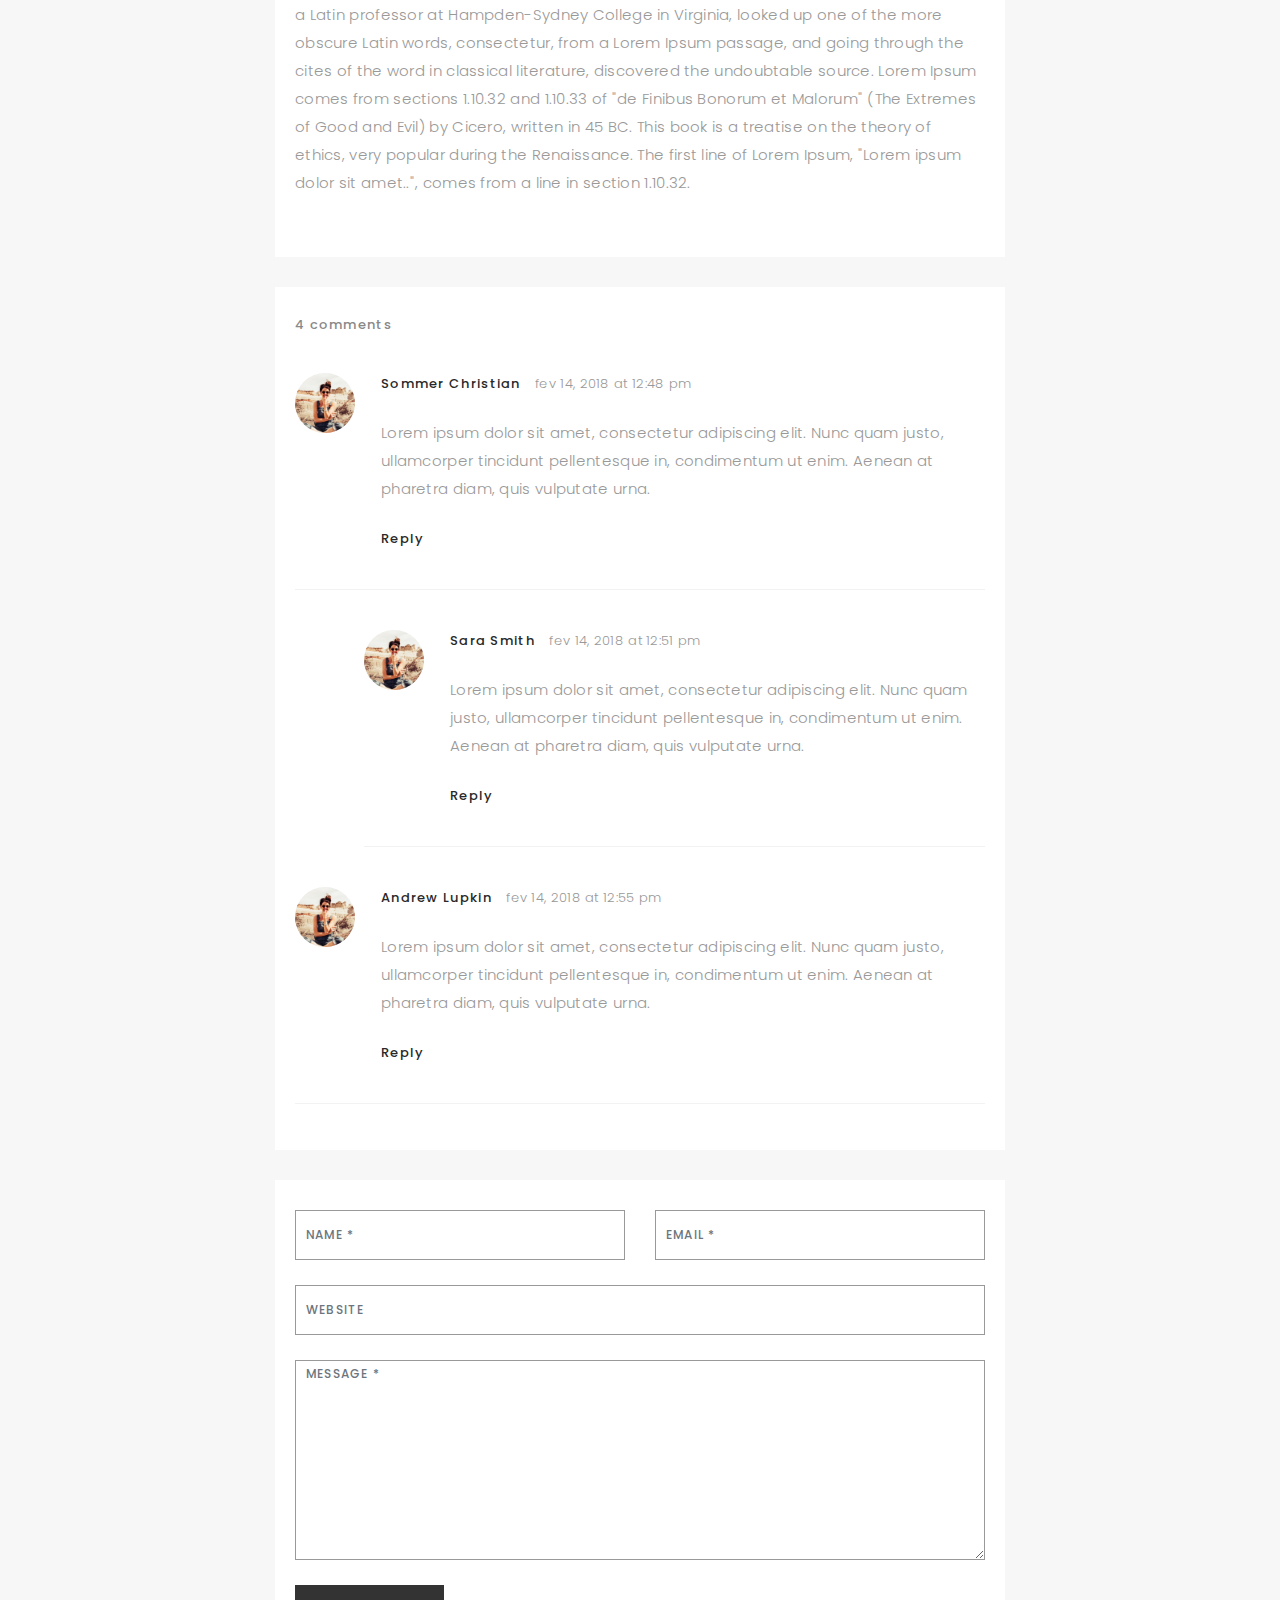
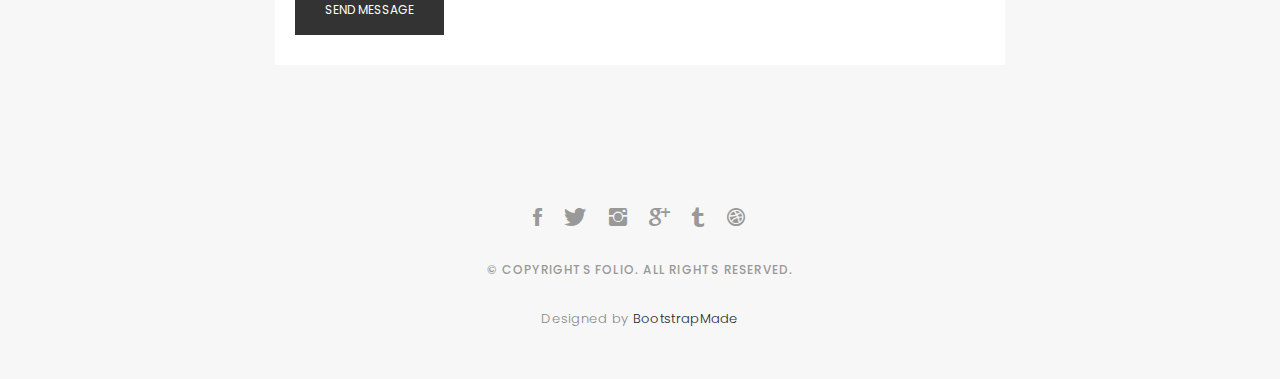
<file: blog-single_p3.html>
<!DOCTYPE html>
<html lang="en">

<head>
  <!-- meta -->
  <meta charset="utf-8">
  <meta content="width=device-width, initial-scale=1.0" name="viewport">

  <title>Folio - Blog Singlee</title>
  <meta content="" name="keywords">
  <meta content="" name="description">

  <!-- Google Fonts -->
  <link href="https://fonts.googleapis.com/css?family=Poppins:300,300i,400,400i,500,500i,600,600i,700,700i|Playfair+Display:400,400i,700,700i,900,900i" rel="stylesheet">

  <!-- Bootstrap CSS File -->
  <link href="lib/bootstrap/css/bootstrap.min.css" rel="stylesheet">

  <!-- Libraries CSS Files -->
  <link href="lib/ionicons/css/ionicons.min.css" rel="stylesheet">
  <link href="lib/owlcarousel/assets/owl.carousel.min.css" rel="stylesheet">
  <link href="lib/magnific-popup/magnific-popup.css" rel="stylesheet">
  <link href="lib/hover/hover.min.css" rel="stylesheet">

  <!-- Blog Stylesheet File -->
  <link href="css/blog.css" rel="stylesheet">

  <!-- Main Stylesheet File -->
  <link href="css/style.css" rel="stylesheet">

  <!-- Responsive css -->
  <link href="css/responsive.css" rel="stylesheet">

  <!-- Favicon -->
  <link rel="shortcut icon" href="images/favicon.png">

  <!-- =======================================================
    Theme Name: Folio
    Theme URL: https://bootstrapmade.com/folio-bootstrap-portfolio-template/
    Author: BootstrapMade.com
    Author URL: https://bootstrapmade.com
  ======================================================= -->
</head>

<body>

  <!-- start section navbar -->
  <nav id="main-nav-subpage" class="subpage-nav">
    <div class="row">
      <div class="container">

        <div class="logo">
          <a href="index.html"><img src="images/logo.png" alt="logo"></a>
        </div>

        <div class="responsive"><i data-icon="m" class="ion-navicon-round"></i></div>

        <ul class="nav-menu list-unstyled">
          <li><a href="#homee" class="smoothScroll">Home</a></li>
          <li><a href="#about" class="smoothScroll">About</a></li>
          <li><a href="#portfolio" class="smoothScroll">Portfolio</a></li>
          <li><a href="#blog" class="smoothScroll">Blog</a></li>
          <li><a href="#contact" class="smoothScroll">Contact</a></li>
        </ul>
      </div>
    </div>
  </nav>
  <!-- End section navbar -->
  <!-- start section main content -->
  <div class="main-content paddsection">
    <div class="container">
      <div class="row justify-content-center">
        <div class="col-md-8 col-md-offset-2">
          <div class="row">
            <div class="container-main single-main">
              <div class="col-md-12">
                <div class="block-main mb-30">
                  <img src="images/blog-post-big.jpg" class="img-responsive" alt="reviews2">
                  <div class="content-main single-post padDiv">
                    <div class="journal-txt">
                      <h4><a href="#">SO LETS MAKE THE MOST IS BEAUTIFUL P3</a></h4>
                    </div>
                    <div class="post-meta">
                      <ul class="list-unstyled mb-0">
                        <li class="author">by:<a href="#">medsign</a></li>
                        <li class="date">date:<a href="#">March 31, 2017</a></li>
                        <li class="commont"><i class="ion-ios-heart-outline"></i><a href="#">3 Comments</a></li>
                      </ul>
                    </div>
                    <p class="mb-30">It is a long established fact that a reader will be distracted by the readable content of a page when looking at its layout. The point of using Lorem Ipsum is that it has a more-or-less normal distribution of letters, as opposed to
                      using 'Content here, content here', making it look like readable English. Many desktop publishing packages and web page editors now use Lorem Ipsum as their default model text, and a search for 'lorem ipsum' will uncover many web
                      sites still in their infancy. Various versions have evolved over the years, sometimes by accident, sometimes on purpose (injected humour and the like).</p>
                    <p class="mb-30">Lorem Ipsum is simply dummy text of the printing and typesetting industry. Lorem Ipsum has been the industry's standard dummy text ever since the 1500s, when an unknown printer took a galley of type and scrambled it to make a type
                      specimen book. It has survived not only five centuries, but also the leap into electronic typesetting, remaining essentially unchanged. It was popularised in the 1960s with the release of Letraset sheets containing Lorem Ipsum passages,
                      and more recently with desktop publishing software like Aldus PageMaker including versions of Lorem Ipsum.</p>
                    <blockquote>If you are still looking for that one person who will change your life, take a look in the mirror.</blockquote>
                    <p class="mb-30">Contrary to popular belief, Lorem Ipsum is not simply random text. It has roots in a piece of classical Latin literature from 45 BC, making it over 2000 years old. Richard McClintock, a Latin professor at Hampden-Sydney College in
                      Virginia, looked up one of the more obscure Latin words, consectetur, from a Lorem Ipsum passage, and going through the cites of the word in classical literature, discovered the undoubtable source. Lorem Ipsum comes from sections
                      1.10.32 and 1.10.33 of "de Finibus Bonorum et Malorum" (The Extremes of Good and Evil) by Cicero, written in 45 BC. This book is a treatise on the theory of ethics, very popular during the Renaissance. The first line of Lorem Ipsum,
                      "Lorem ipsum dolor sit amet..", comes from a line in section 1.10.32.</p>
                  </div>
                </div>
              </div>
              <div class="col-md-12">
                <div class="comments text-left padDiv mb-30">
                  <div class="entry-comments">
                    <h6 class="mb-30">4 comments</h6>
                    <ul class="entry-comments-list list-unstyled">
                      <li>
                        <div class="entry-comments-item">
                          <img src="images/avatar.jpg" class="entry-comments-avatar" alt="">
                          <div class="entry-comments-body">
                            <span class="entry-comments-author">Sommer Christian</span>
                            <span><a href="#">fev 14, 2018 at 12:48 pm</a></span>
                            <p class="mb-10">Lorem ipsum dolor sit amet, consectetur adipiscing elit. Nunc quam justo, ullamcorper tincidunt pellentesque in, condimentum ut enim. Aenean at pharetra diam, quis vulputate urna. </p>
                            <a class="rep" href="#">Reply</a>
                          </div>
                        </div>
                        <ul class="entry-comments-reply list-unstyled">
                          <li>
                            <div class="entry-comments-item">
                              <img src="images/avatar.jpg" class="entry-comments-avatar" alt="">
                              <div class="entry-comments-body">
                                <span class="entry-comments-author">Sara Smith</span>
                                <span><a href="#">fev 14, 2018 at 12:51 pm</a></span>
                                <p class="mb-10">Lorem ipsum dolor sit amet, consectetur adipiscing elit. Nunc quam justo, ullamcorper tincidunt pellentesque in, condimentum ut enim. Aenean at pharetra diam, quis vulputate urna.</p>
                                <a class="rep" href="#">Reply</a>
                              </div>
                            </div>
                          </li>
                        </ul>
                      </li>
                      <li>
                        <div class="entry-comments-item">
                          <img src="images/avatar.jpg" class="entry-comments-avatar" alt="">
                          <div class="entry-comments-body">
                            <span class="entry-comments-author">Andrew Lupkin</span>
                            <span><a href="#">fev 14, 2018 at 12:55 pm</a></span>
                            <p class="mb-10">Lorem ipsum dolor sit amet, consectetur adipiscing elit. Nunc quam justo, ullamcorper tincidunt pellentesque in, condimentum ut enim. Aenean at pharetra diam, quis vulputate urna. </p>
                            <a class="rep" href="#">Reply</a>
                          </div>
                        </div>
                      </li>
                    </ul>
                  </div>
                </div>
              </div>
              <div class="col-lg-12">
                <div class="cmt padDiv">
                  <form id="comment-form" method="post" action="" role="form">
                    <div class="row">
                        <div class="col-lg-6">
                          <div class="form-group">
                            <input id="form_name" type="text" name="name" class="form-control" placeholder="Name *" required="required">
                          </div>
                        </div>
                        <div class="col-lg-6">
                          <div class="form-group">
                            <input id="form_email" type="email" name="email" class="form-control" placeholder="email *" required="required">
                          </div>
                        </div>
                        <div class="col-md-12">
                          <div class="form-group">
                            <input id="form_name" type="text" name="website" class="form-control" placeholder="Website">
                          </div>
                        </div>
                        <div class="col-lg-12">
                          <div class="form-group">
                            <textarea id="form_message" name="message" class="form-control" placeholder="Message *" style="height: 200px;" required="required"></textarea>
                          </div>
                        </div>
                        <div class="col-lg-12">
                          <input type="submit" class="btn btn-defeault btn-send" value="Send message">
                        </div>
                    </div>
                  </form>
                </div>
              </div>
            </div>
          </div>
        </div>
      </div>
    </div>
  </div>
  <!--  </div> -->
  <!-- start section main content -->

  <!-- start section footer -->
  <div id="footer" class="text-center">
    <div class="container">
      <div class="socials-media text-center">

        <ul class="list-unstyled">
          <li><a href="#"><i class="ion-social-facebook"></i></a></li>
          <li><a href="#"><i class="ion-social-twitter"></i></a></li>
          <li><a href="#"><i class="ion-social-instagram"></i></a></li>
          <li><a href="#"><i class="ion-social-googleplus"></i></a></li>
          <li><a href="#"><i class="ion-social-tumblr"></i></a></li>
          <li><a href="#"><i class="ion-social-dribbble"></i></a></li>
        </ul>

      </div>

      <p>&copy; Copyrights Folio. All rights reserved.</p>

      <div class="credits">
        <!--
          All the links in the footer should remain intact.
          You can delete the links only if you purchased the pro version.
          Licensing information: https://bootstrapmade.com/license/
          Purchase the pro version with working PHP/AJAX contact form: https://bootstrapmade.com/buy/?theme=Folio
        -->
        Designed by <a href="https://bootstrapmade.com/">BootstrapMade</a>
      </div>

    </div>
  </div>
  <!-- End section footer -->

  <!-- JavaScript Libraries -->
  <script src="lib/jquery/jquery.min.js"></script>
  <script src="lib/jquery/jquery-migrate.min.js"></script>
  <script src="lib/bootstrap/js/bootstrap.bundle.min.js"></script>
  <script src="lib/typed/typed.js"></script>
  <script src="lib/owlcarousel/owl.carousel.min.js"></script>
  <script src="lib/magnific-popup/magnific-popup.min.js"></script>
  <script src="lib/isotope/isotope.pkgd.min.js"></script>

  <!-- Contact Form JavaScript File -->
  <script src="contactform/contactform.js"></script>

  <!-- Template Main Javascript File -->
  <script src="js/main.js"></script>

</body>

</html>
</file>
<file: css/responsive.css>
/** Width between 1200x to 0
 *  ~~~~~~~~~~~~~~~~~~~~~~~~~~~~~~~~~~~~
 */

@media (min-width: 1200px) {

}

/** Width between 992px to 1199px
 *  ~~~~~~~~~~~~~~~~~~~~~~~~~~~~~~~~~~~~
 */

@media (min-width: 992px) and (max-width: 1199px) {
  
}

/** Width between 768px to 991px
 *  ~~~~~~~~~~~~~~~~~~~~~~~~~~~~~~~~~~~~
 */

@media (min-width: 768px) and (max-width: 991px) {
  /* Navbar */
  nav {
    padding: 10px 15px;
  }
  .nav-menu {
    margin-top: 40px;
    display: none;
    float: none;
    width: 100%;
  }
  .nav-menu li {
    float: none;
    width: 100%;
    text-align: center;
    border-top: 1px solid #f7f7f7;
    line-height: 45px;
    margin-left: 0;
    padding-top: 10px;
    padding-bottom: 10px;
  }
  .responsive {
    float: right;
    padding-top: 15px;
    display: block;
  }
  /* About */
  .head-info .header-content .cmaster h1 {
    font-size: 32px;
  }
  #about .div-img-bg {
    padding: 0;
  }
  #about .div-img-bg .about-img img {
    margin-top: 0%;
    margin-left: calc(0% - 0px);
  }
  #about .about-descr .p-heading {
    font-size: 20px;
  }
  #about .about-descr .separator {
    max-width: 100%;
    margin-bottom: 0;
  }
  /* portfolio */
  #portfolio .portfolio-list .nav li {
    float: none;
    margin: 20px;
    display: inline-block;
  }
  /* journal */
  #journal .journal-block .journal-info {
    margin-bottom: 30px;
  }
  /* Contact */
  .contact-contact {
    margin-bottom: 30px;
  }
  /* Footer */
  #footer .socials-media ul li {
    margin-right: 0;
    margin-left: 0;
    float: none;
    display: inline-block;
  }
}

/** Width between 767px to 0
 *  ~~~~~~~~~~~~~~~~~~~~~~~~~~~~~~~~~~~~
 */

@media (max-width: 767px) {
  /* Navbar */
  nav {
    padding: 20px 15px;
  }
  .nav-menu {
    margin-top: 40px;
    display: none;
    float: none;
    width: 100%;
  }
  .nav-menu li {
    float: none;
    width: 100%;
    text-align: center;
    border-top: 1px solid #f7f7f7;
    line-height: 45px;
    margin-left: 0;
    padding-top: 10px;
    padding-bottom: 10px;
  }
  .responsive {
    float: right;
    padding-top: 15px;
    display: block;
  }
  /* About */
  .head-info .header-content h1 {
    font-size: 32px;
  }
  #about .div-img-bg {
    padding: 0;
  }
  #about .div-img-bg .about-img img {
    margin-top: 0%;
    margin-left: calc(0% - 0px);
  }
  #about .about-descr .p-heading {
    font-size: 20px;
  }
  #about .about-descr .separator {
    max-width: 100%;
    margin-bottom: 0;
  }
  /* portfolio */
  #portfolio .portfolio-list .nav li {
    float: none;
    margin: 20px;
    display: inline-block;
  }
  /* journal */
  #journal .journal-block .journal-info {
    margin-bottom: 30px;
  }
  /* Contact */
  .contact-contact {
    margin-bottom: 30px;
  }
  /* Footer */
  #footer .socials-media ul li {
    margin-right: 0;
    margin-left: 0;
    float: none;
    display: inline-block;
  }
}

/** Width between 600px to 0
 *  ~~~~~~~~~~~~~~~~~~~~~~~~~~~~~~~~~~~~
 */

@media (max-width: 600px) {
  /* Navbar */
  nav {
    padding: 20px 15px;
  }
  .nav-menu {
    margin-top: 40px;
    display: none;
    float: none;
    width: 100%;
  }
  .nav-menu li {
    float: none;
    width: 100%;
    text-align: center;
    border-top: 1px solid #f7f7f7;
    line-height: 45px;
    margin-left: 0;
    padding-top: 10px;
    padding-bottom: 10px;
  }
  .responsive {
    float: right;
    padding-top: 15px;
    display: block;
  }
  /* About */
  .head-info .header-content h1 {
    font-size: 32px;
  }
  #about .div-img-bg {
    padding: 0;
  }
  #about .div-img-bg .about-img img {
    margin-top: 0%;
    margin-left: calc(0% - 0px);
  }
  #about .about-descr .p-heading {
    font-size: 20px;
  }
  #about .about-descr .separator {
    max-width: 100%;
    margin-bottom: 0;
  }
  /* portfolio */
  #portfolio .portfolio-list .nav li {
    float: none;
    margin: 10px;
    display: inline-block;
  }
  /* journal */
  #journal .journal-block .journal-info {
    margin-bottom: 30px;
  }
  /* Contact */
  .contact-contact {
    margin-bottom: 30px;
  }
  /* Footer */
  #footer .socials-media ul li {
    margin-right: 0;
    margin-left: 0;
    float: none;
    display: inline-block;
  }
}

/** Width between 480px to 0
 *  ~~~~~~~~~~~~~~~~~~~~~~~~~~~~~~~~~~~~
 */

@media (max-width: 480px) {
  /* Navbar */
  nav {
    padding: 20px 15px;
  }
  .nav-menu {
    margin-top: 40px;
    display: none;
    float: none;
    width: 100%;
  }
  .nav-menu li {
    float: none;
    width: 100%;
    text-align: center;
    border-top: 1px solid #f7f7f7;
    line-height: 45px;
    margin-left: 0;
    padding-top: 10px;
    padding-bottom: 10px;
  }
  .responsive {
    float: right;
    padding-top: 15px;
    display: block;
  }
  /* About */
  .head-info .header-content h1 {
    font-size: 32px;
  }
  #about .div-img-bg {
    padding: 0;
  }
  #about .div-img-bg .about-img img {
    margin-top: 0%;
    margin-left: calc(0% - 0px);
  }
  #about .about-descr .p-heading {
    font-size: 20px;
  }
  #about .about-descr .separator {
    max-width: 100%;
    margin-bottom: 0;
  }
  /* portfolio */
  #portfolio .portfolio-list .nav li {
    float: none;
    margin: 20px;
  }
  /* journal */
  #journal .journal-block .journal-info {
    margin-bottom: 30px;
  }
  /* Contact */
  .contact-contact {
    margin-bottom: 30px;
  }
  /* Footer */
  #footer .socials-media ul li {
    margin-right: 0;
    margin-left: 0;
    float: none;
    display: inline-block;
  }
}

/** Width between 320px to 0
 *  ~~~~~~~~~~~~~~~~~~~~~~~~~~~~~~~~~~~~
 */

@media (max-width: 320px) {
  /* Navbar */
  nav {
    padding: 20px 15px;
  }
  .nav-menu {
    margin-top: 40px;
    display: none;
    float: none;
    width: 100%;
  }
  .nav-menu li {
    float: none;
    width: 100%;
    text-align: center;
    border-top: 1px solid #f7f7f7;
    line-height: 45px;
    margin-left: 0;
    padding-top: 10px;
    padding-bottom: 10px;
  }
  .responsive {
    float: right;
    padding-top: 15px;
    display: block;
  }
  /* About */
  .head-info .header-content h1 {
    font-size: 32px;
  }
  #about .div-img-bg {
    padding: 0;
  }
  #about .div-img-bg .about-img img {
    margin-top: 0%;
    margin-left: calc(0% - 0px);
  }
  #about .about-descr .p-heading {
    font-size: 20px;
  }
  #about .about-descr .separator {
    max-width: 100%;
    margin-bottom: 0;
  }
  /* portfolio */
  #portfolio .portfolio-list .nav li {
    float: none;
    margin: 20px;
  }
  /* journal */
  #journal .journal-block .journal-info {
    margin-bottom: 30px;
  }
  /* Contact */
  .contact-contact {
    margin-bottom: 30px;
  }
  /* Footer */
  #footer .socials-media ul li {
    margin-right: 0;
    margin-left: 0;
    float: none;
    display: inline-block;
  }
  /* Single page */
  .entry-comments-body span {
    display: inline-block;
    margin-right: 0;
  }
}
</file>
<file: css/blog.css>
/*-----------------------------------------------------------------------------------*/

/*  -  Navbar fixd page
/*-----------------------------------------------------------------------------------*/

.subpage-nav {
  display: block !important;
  position: relative;
}

/*-----------------------------------------------------------------------------------*/

/*  /* Single page */

/*-----------------------------------------------------------------------------------*/

/* main content */

.main-content {
  background: #f7f7f7;
}

.main-content .container-main {
  display: inline-block;
  width: 100%;
}

.main-content .container-main .block-main {
  margin-bottom: 30px;
  overflow: hidden;
}

.container-main .block-main .content-main {
  background: #fff none repeat scroll 0 0;
  display: inline-block;
  width: 100%;
}

.journal-txt h4 a {
  display: block;
  font-size: 19px;
  line-height: 24px;
  margin: 0 0 13px 0;
  font-weight: 500;
  color: #292929;
  -moz-transition: all 0.5s ease-in-out 0s;
  -ms-transition: all 0.5s ease-in-out 0s;
  -o-transition: all 0.5s ease-in-out 0s;
  -webkit-transition: all 0.5s ease-in-out 0s;
  transition: all 0.5s ease-in-out 0s;
}

.journal-txt h4 a:hover {
  color: #b8a07e;
  -moz-transition: all 0.5s ease-in-out 0s;
  -ms-transition: all 0.5s ease-in-out 0s;
  -o-transition: all 0.5s ease-in-out 0s;
  -webkit-transition: all 0.5s ease-in-out 0s;
  transition: all 0.5s ease-in-out 0s;
}

.post-meta ul li {
  font-size: 12px;
  font-weight: normal;
  margin-left: 8px;
  margin-right: 8px;
  text-transform: capitalize;
  display: inline-block;
  float: none;
}

.content-main .post-meta a {
  color: #a2a2a2;
  margin-left: 5px;
}

/* Commonts */

.comments {
  background: #fff;
}

.entry-comments h6 {
  margin-right: 10px;
  font-size: 13px;
  letter-spacing: 0.1em;
  font-weight: 500;
}

.entry-comments-item {
  margin-top: 40px;
  padding-bottom: 40px;
  border-bottom: 1px solid #f2f2f2;
}

.entry-comments-avatar {
  position: absolute;
  display: block;
  border-radius: 50%;
  width: 60px;
  height: 60px;
}

.entry-comments-body {
  padding-left: 86px;
}

.entry-comments-author {
  margin-right: 10px;
  font-size: 13px;
  color: #292929;
  letter-spacing: 0.1em;
  font-weight: 500;
}

.rep {
  font-size: 13px;
  color: #292929;
  letter-spacing: 0.1em;
  font-weight: 500;
  text-transform: capitalize;
}

.entry-comments span a {
  font-size: 13px;
  color: #999;
}

.entry-comments-reply {
  padding-left: 10%;
}

/* Commonts form */

.cmt {
  background: #fff;
}

blockquote {
  padding: 40px;
  background-color: #f2f2f2;
  margin: 30px 0;
  border: none;
  border-left: 4px solid #b8a07e;
}
</file>
<file: css/style.css>
/*
  Theme Name: Folio
  Theme URL: https://bootstrapmade.com/folio-bootstrap-portfolio-template/
  Author: BootstrapMade.com
  Author URL: https://bootstrapmade.com
*/

/*  General Styling
/*-----------------------------------------------------------------------------------*/

body {
  background: #ffffff;
  color: #898989;
  font-family: 'Poppins', helvetica;
  font-size: 15px;
  font-weight: 300;
  line-height: 20px;
  letter-spacing: 0.02em;
  overflow-x: hidden;
  margin: 0 auto;
  padding: 0;
  -moz-box-sizing: border-box;
  -ms-box-sizing: border-box;
  -o-box-sizing: border-box;
  -webkit-box-sizing: border-box;
  box-sizing: border-box;
}

h1, h2, h3, h4, h5, h6 {
  margin: 0;
}

h2 {
  color: #292929;
  font-weight: 600;
}

h4 {
  color: #292929;
  font-size: 14px;
  font-weight: 600;
}

a {
  color: #292929;
  text-decoration: none !important;
  -moz-transition: all 0.5s ease-in-out 0s;
  -ms-transition: all 0.5s ease-in-out 0s;
  -o-transition: all 0.5s ease-in-out 0s;
  -webkit-transition: all 0.5s ease-in-out 0s;
  transition: all 0.5s ease-in-out 0s;
}

a:hover {
  -moz-transition: all 0.5s ease-in-out 0s;
  -ms-transition: all 0.5s ease-in-out 0s;
  -o-transition: all 0.5s ease-in-out 0s;
  -webkit-transition: all 0.5s ease-in-out 0s;
  transition: all 0.5s ease-in-out 0s;
}

a:hover, a:focus {
  color: #b8a07e;
  text-decoration: underline;
}

nav ul li a {
  padding: 2px 0 0 0;
  position: relative;
  display: block;
  font-size: 12px;
  color: #999999;
  letter-spacing: 0.1em;
  font-weight: 500;
  line-height: 14px;
  text-transform: uppercase;
  -moz-transition: all 0.5s ease-in-out 0s;
  -ms-transition: all 0.5s ease-in-out 0s;
  -o-transition: all 0.5s ease-in-out 0s;
  -webkit-transition: all 0.5s ease-in-out 0s;
  transition: all 0.5s ease-in-out 0s;
}

p {
  margin: 25px 0;
  padding: 0;
  font-size: 15px;
  color: #999999;
  line-height: 28px;
}

::-moz-selection {
  background: #b8a07e;
  color: #fff;
}

::selection {
  background: #b8a07e;
  color: #fff;
}

.btn {
  background: #333;
  border: medium none;
  border-radius: 0;
  color: #fff;
  font-size: 12px;
  height: 50px;
  line-height: 50px;
  padding: 0 30px;
  text-transform: uppercase;
}

.btn:hover, .btn:focus {
  color: #fff;
}

.padDiv {
  padding: 30px 20px;
}

.section-title {
  margin-bottom: 70px;
}

.section-title h2 {
  font-size: 25px;
  letter-spacing: 2px;
  text-transform: uppercase;
}

.form-control {
  background-color: transparent;
  border: 1px solid #999;
  border-radius: 0;
  color: #999999;
  font-size: 12px;
  font-weight: 500;
  height: 50px;
  letter-spacing: 0.1em;
  padding-left: 10px;
  margin: 0 0 25px 0;
  line-height: 14px;
  text-transform: uppercase;
}

.form-control:focus {
  box-shadow: none;
  outline: 0 none;
}

.paddsection {
  padding-top: 90px;
  padding-bottom: 90px;
}

.paddsections {
  padding-top: 90px;
  padding-bottom: 90px !important;
}

.hvr-shutter-in-horizontal::before {
  background: #333;
}

.hvr-shutter-in-horizontal:hover {
  background: #b8a07e;
}

.mb-30 {
  margin-bottom: 30px;
}

/*-----------------------------------------------------------------------------------*/
/*  Navbar Top
/*-----------------------------------------------------------------------------------*/

nav {
  position: fixed;
  background: #fff;
  z-index: 1000;
  width: 100%;
  padding: 20px;
  display: none;
  -webkit-box-shadow: 0px 2px 92px 0px rgba(0, 0, 0, 0.18);
  -moz-box-shadow: 0px 2px 92px 0px rgba(0, 0, 0, 0.18);
  box-shadow: 0px 2px 92px 0px rgba(0, 0, 0, 0.18);
}

.nav-menu {
  float: right;
  line-height: 32px;
  margin-bottom: 0;
  padding-top: 16px;
}

nav ul li {
  float: left;
  margin-right: 15px;
  font-family: 'Poppins', sans-serif;
  font-size: 14px;
  margin-left: 40px;
}

nav ul li a {
  padding: 2px 0 0 0;
  position: relative;
  display: block;
  font-size: 14px;
  color: #999999;
  font-family: 'Poppins', helvetica;
  font-weight: 500;
  line-height: 16px;
  text-transform: uppercase;
  letter-spacing: 0.02em;
  text-transform: capitalize;
}

.logo {
  float: left;
}

.logo img {
  width: 100px;
  height:100px;
}

.responsive {
  display: none;
  font-size: 23px;
}

.active {
  color: #afafaf;
}

/*----------------------------------------------------------------------------------*/
/*  Header
/*-----------------------------------------------------------------------------------*/

#header {
  background: url("../images/home.jpg") repeat scroll center center / cover;
  height: 100vh;
  width: 100%;
}


#header .header-content {
  height: 100vh;
  text-align: left;
  width: 100%;
  display: flex;
  justify-content: center;
  flex-direction: column;
}

.header-content h1 {
  font-size: 40px;
  font-weight: 700;
  margin-bottom: 10px;
  text-transform: uppercase;
  color: #fff;
}

.header-content p {
  font-size: 13px;
  letter-spacing: 5px;
  margin-top: 0;
  margin-bottom: 30px;
  text-transform: capitalize;
  color: #fff;
  font-weight: 500;
}

.header-content .list-social li {
  float: left;
  margin-right: 20px;
}

.header-content .list-social li i {
  color: #fff;
  font-size: 15px;
}

/*-----------------------------------------------------------------------------------*/
/*  Aout-us
/*-----------------------------------------------------------------------------------*/

#about {
  width: 100%;
  height: auto;
  background: #f7f7f7;
  padding-top: 190px;
}

#about .div-img-bg {
  padding-bottom: 30px;
  border: 20px solid #b8a07e;
}

#about .div-img-bg .about-img img {
  width: 100%;
  box-shadow: 0px 0px 85px 0px rgba(0, 0, 0, 0.14);
  margin-top: -60px;
  margin-left: 40px;
  height: 400px;
  object-fit: cover;
}

#about .about-descr .p-heading {
  font-family: 'Playfair Display', serif;
  font-size: 28px;
  text-align: left;
}

#about .about-descr .separator {
  max-width: 80%;
  margin-bottom: 0;
  text-align: left;
}

/*-----------------------------------------------------------------------------------*/
/*   Services
/*-----------------------------------------------------------------------------------*/

#services {
  background: #f7f7f7;
  position: relative;
  padding-bottom: 80px;
}

.owl-item {
  float: left;
}
.services-block span {
  margin: 10px 0;
  position: relative;
  font-size: 13px;
  color: #292929;
  letter-spacing: 0.1em;
  font-weight: 500;
  text-transform: uppercase;
  display: block;
}

.services-block .separator {
  margin: 0;
  font-size: 13px;
  line-height: 22px;
}

.services-block i {
  font-size: 44px;
  color: #b8a07e;
  line-height: 44px;
}


.services-carousel  .owl-stage-outer {
  overflow: hidden;
}

.services-carousel .owl-dots {
  margin-top: 5px;
  text-align: center;
}

.services-carousel .owl-dot {
  display: inline-block;
  margin: 0 5px;
  width: 12px !important;
  height: 12px !important;
  border-radius: 50%;
  border: 0;
  padding: 0 !important;
  background-color: #ddd;
  cursor: pointer;
}

.services-carousel .owl-dot.active {
  background-color: #b8a07e;
}

.owl-nav {
  display: none;
}


/*-----------------------------------------------------------------------------------*/
/*  Portfolio
/*-----------------------------------------------------------------------------------*/

#portfolio {
  position: relative;
  padding-bottom: 50px;
}

#portfolio .portfolio-list {
  margin-bottom: 50px;
}

#portfolio .portfolio-list .nav {
  display: inline-block;
  margin: 0;
}

#portfolio .portfolio-list .nav li {
  margin: 0 40px 0 0;
  float: left;
  font-size: 14px;
  color: #999999;
  line-height: 16px;
  cursor: pointer;
  font-family: 'Poppins', helvetica;
  font-weight: 500;
  letter-spacing: 0.02em;
  text-transform: capitalize;
  -moz-transition: all 0.5s ease-in-out 0s;
  -ms-transition: all 0.5s ease-in-out 0s;
  -o-transition: all 0.5s ease-in-out 0s;
  -webkit-transition: all 0.5s ease-in-out 0s;
  transition: all 0.5s ease-in-out 0s;
}

#portfolio .portfolio-list .nav li:hover, #portfolio .portfolio-list .nav li.filter-active  {
  color: #b8a07e;
  -moz-transition: all 0.5s ease-in-out 0s;
  -ms-transition: all 0.5s ease-in-out 0s;
  -o-transition: all 0.5s ease-in-out 0s;
  -webkit-transition: all 0.5s ease-in-out 0s;
  transition: all 0.5s ease-in-out 0s;
}

#portfolio .portfolio-container {
  display: inline-block;
  margin-bottom: 50px;
  width: 100%;
}

.portfolio-thumbnail {
  margin-bottom: 30px;
  overflow: hidden;
  min-height: 260px;
}

.portfolio-thumbnail img {
  max-width: 100%;
}

/*-----------------------------------------------------------------------------------*/
/*  Journal
/*-----------------------------------------------------------------------------------*/

#journal,  #journal-blog {
  height: auto;
  width: 100%;
  background: #f7f7f7;
  padding-bottom: 60px;
  position: relative;
}

#journal-blog {
  background: #fff;
  padding-bottom: 30px;
}

#journal .journal-block {
  display: inline-block;
  height: auto;
  width: 100%;
}

#journal .journal-block .journal-info {
  position: relative;
}

.journal-block .journal-info img {
  max-width: 100%;
}

.journal-block .journal-info .journal-txt {
  padding: 25px 0px;
  position: relative;
}

.journal-block .journal-info .journal-txt h4 a {
  display: block;
  font-size: 19px;
  line-height: 24px;
  margin: 0 0 13px 0;
  font-weight: 500;
  color: #292929;
  -moz-transition: all 0.5s ease-in-out 0s;
  -ms-transition: all 0.5s ease-in-out 0s;
  -o-transition: all 0.5s ease-in-out 0s;
  -webkit-transition: all 0.5s ease-in-out 0s;
  transition: all 0.5s ease-in-out 0s;
}

.journal-block .journal-info .journal-txt h4 a:hover {
  color: #b8a07e;
  -moz-transition: all 0.5s ease-in-out 0s;
  -ms-transition: all 0.5s ease-in-out 0s;
  -o-transition: all 0.5s ease-in-out 0s;
  -webkit-transition: all 0.5s ease-in-out 0s;
  transition: all 0.5s ease-in-out 0s;
}

.journal-block .journal-info .journal-txt p {
  margin: 0;
  font-size: 14px;
  line-height: 24px;
}

/*-----------------------------------------------------------------------------------*/
/*  Contact
/*-----------------------------------------------------------------------------------*/

#contact {
  height: auto;
  width: 100%;
}

.contact-details {
  list-style: none;
  margin: 0;
  padding: 0;
}

.contact-details li {
  padding-bottom: 10px;
}

#contact input, #contact textarea {
  width: 100%;
}


#contact  #sendmessage {
  color: #18d26e;
  border: 1px solid #18d26e;
  display: none;
  text-align: center;
  padding: 15px;
  font-weight: 600;
  margin: 15px;
}

#contact  #errormessage {
  color: red;
  display: none;
  border: 1px solid red;
  text-align: center;
  padding: 15px;
  font-weight: 600;
  margin: 15px;
}

#contact #sendmessage.show, #contact #errormessage.show, #contact .show {
  display: block;
}

#contact .validation {
  color: red;
  display: none;
  margin: 0 0 20px;
  font-weight: 400;
  font-size: 13px;
}

/*-----------------------------------------------------------------------------------*/
/*  Footer
/*-----------------------------------------------------------------------------------*/

#footer {
  background: #f7f7f7;
  padding-top: 50px;
  padding-bottom: 50px;
}

#footer .socials-media {
  width: 100%;
}

#footer .socials-media ul {
  display: inline-block;
  float: none;
  margin: 0 0 20px 0;
}

#footer .socials-media ul li {
  float: left;
  margin-left: 10px;
  margin-right: 10px;
}

#footer .socials-media ul li a {
  font-size: 24px;
  color: #999;
  letter-spacing: 0.1em;
  font-weight: 500;
  background: transparent;
  text-transform: uppercase;
  -moz-transition: all 0.5s ease-in-out 0s;
  -ms-transition: all 0.5s ease-in-out 0s;
  -o-transition: all 0.5s ease-in-out 0s;
  -webkit-transition: all 0.5s ease-in-out 0s;
  transition: all 0.5s ease-in-out 0s;
}

#footer .socials-media ul li a:hover {
  color: #b8a07e;
  -moz-transition: all 0.5s ease-in-out 0s;
  -ms-transition: all 0.5s ease-in-out 0s;
  -o-transition: all 0.5s ease-in-out 0s;
  -webkit-transition: all 0.5s ease-in-out 0s;
  transition: all 0.5s ease-in-out 0s;
}

#footer p {
  font-size: 12px;
  letter-spacing: 0.1em;
  font-weight: 500;
  margin-top: 0;
  text-transform: uppercase;
}

.credits {
  font-size: 13px;
}
</file>
